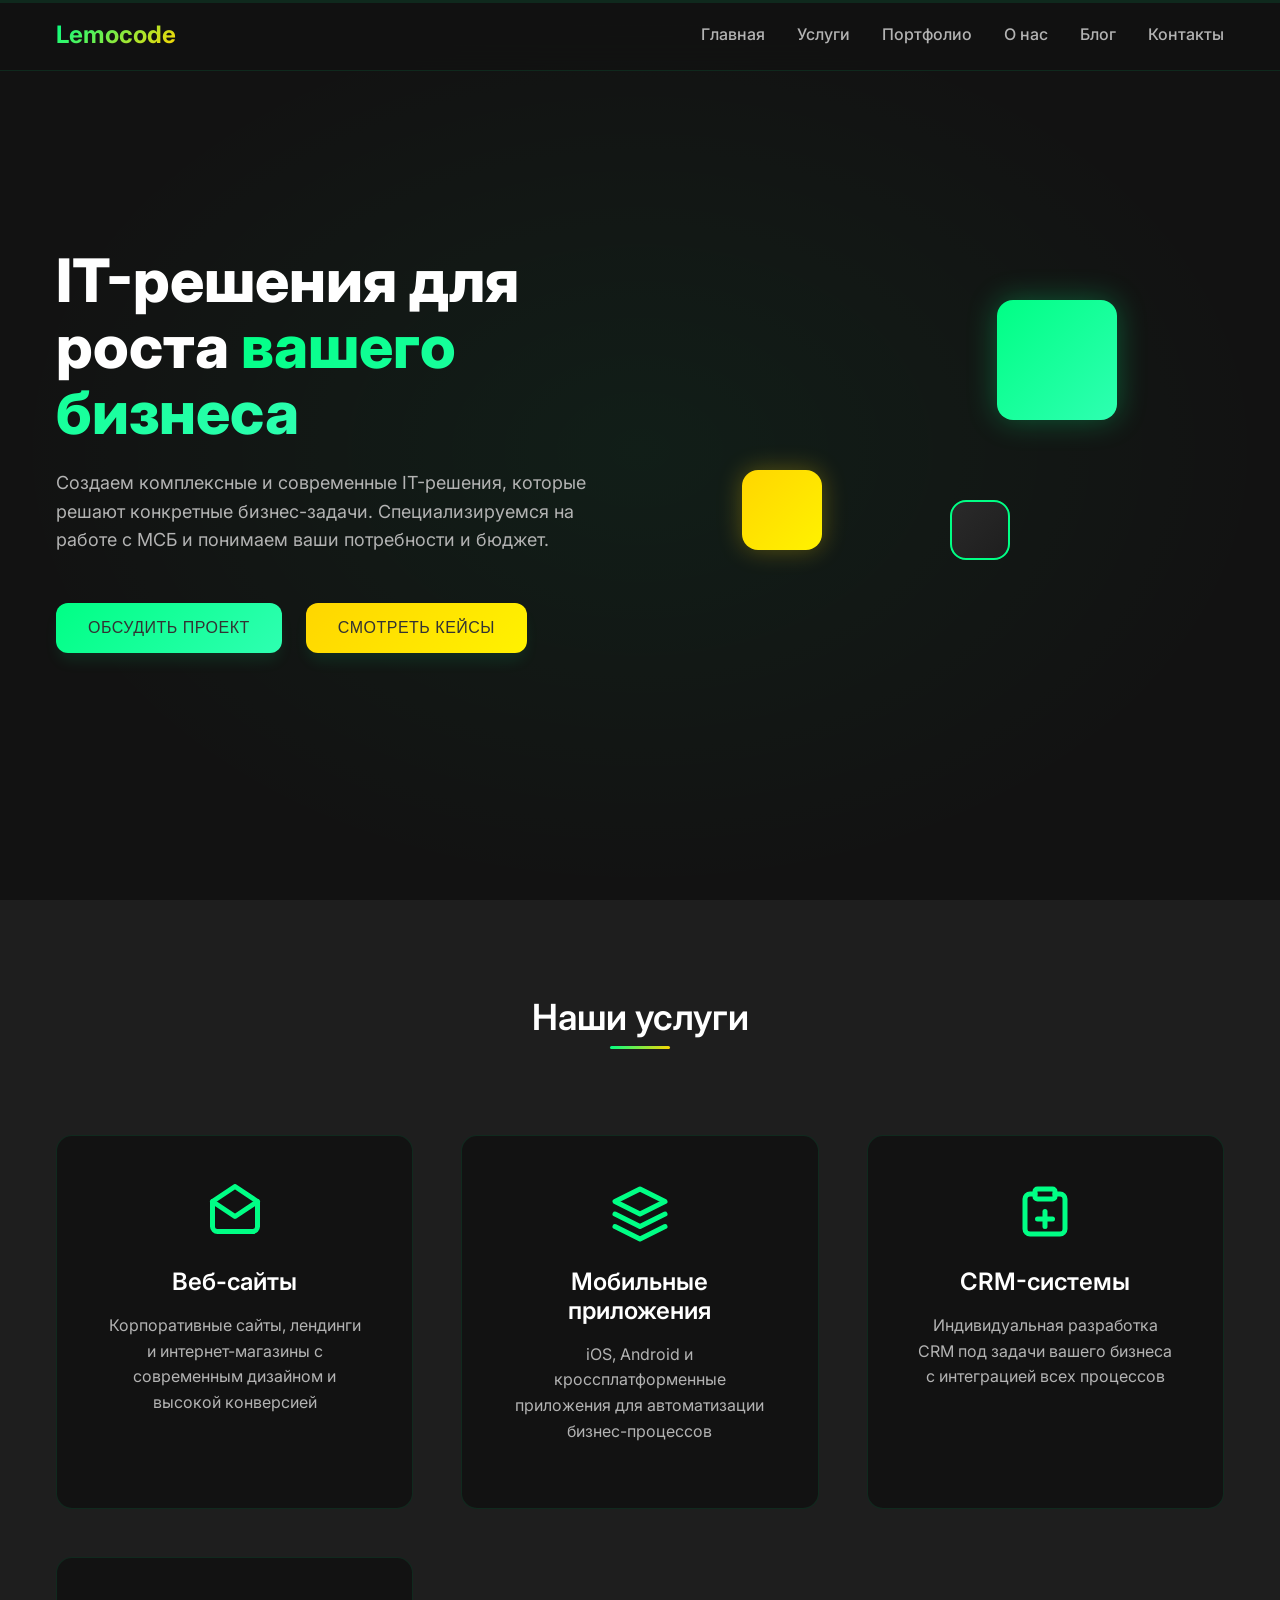
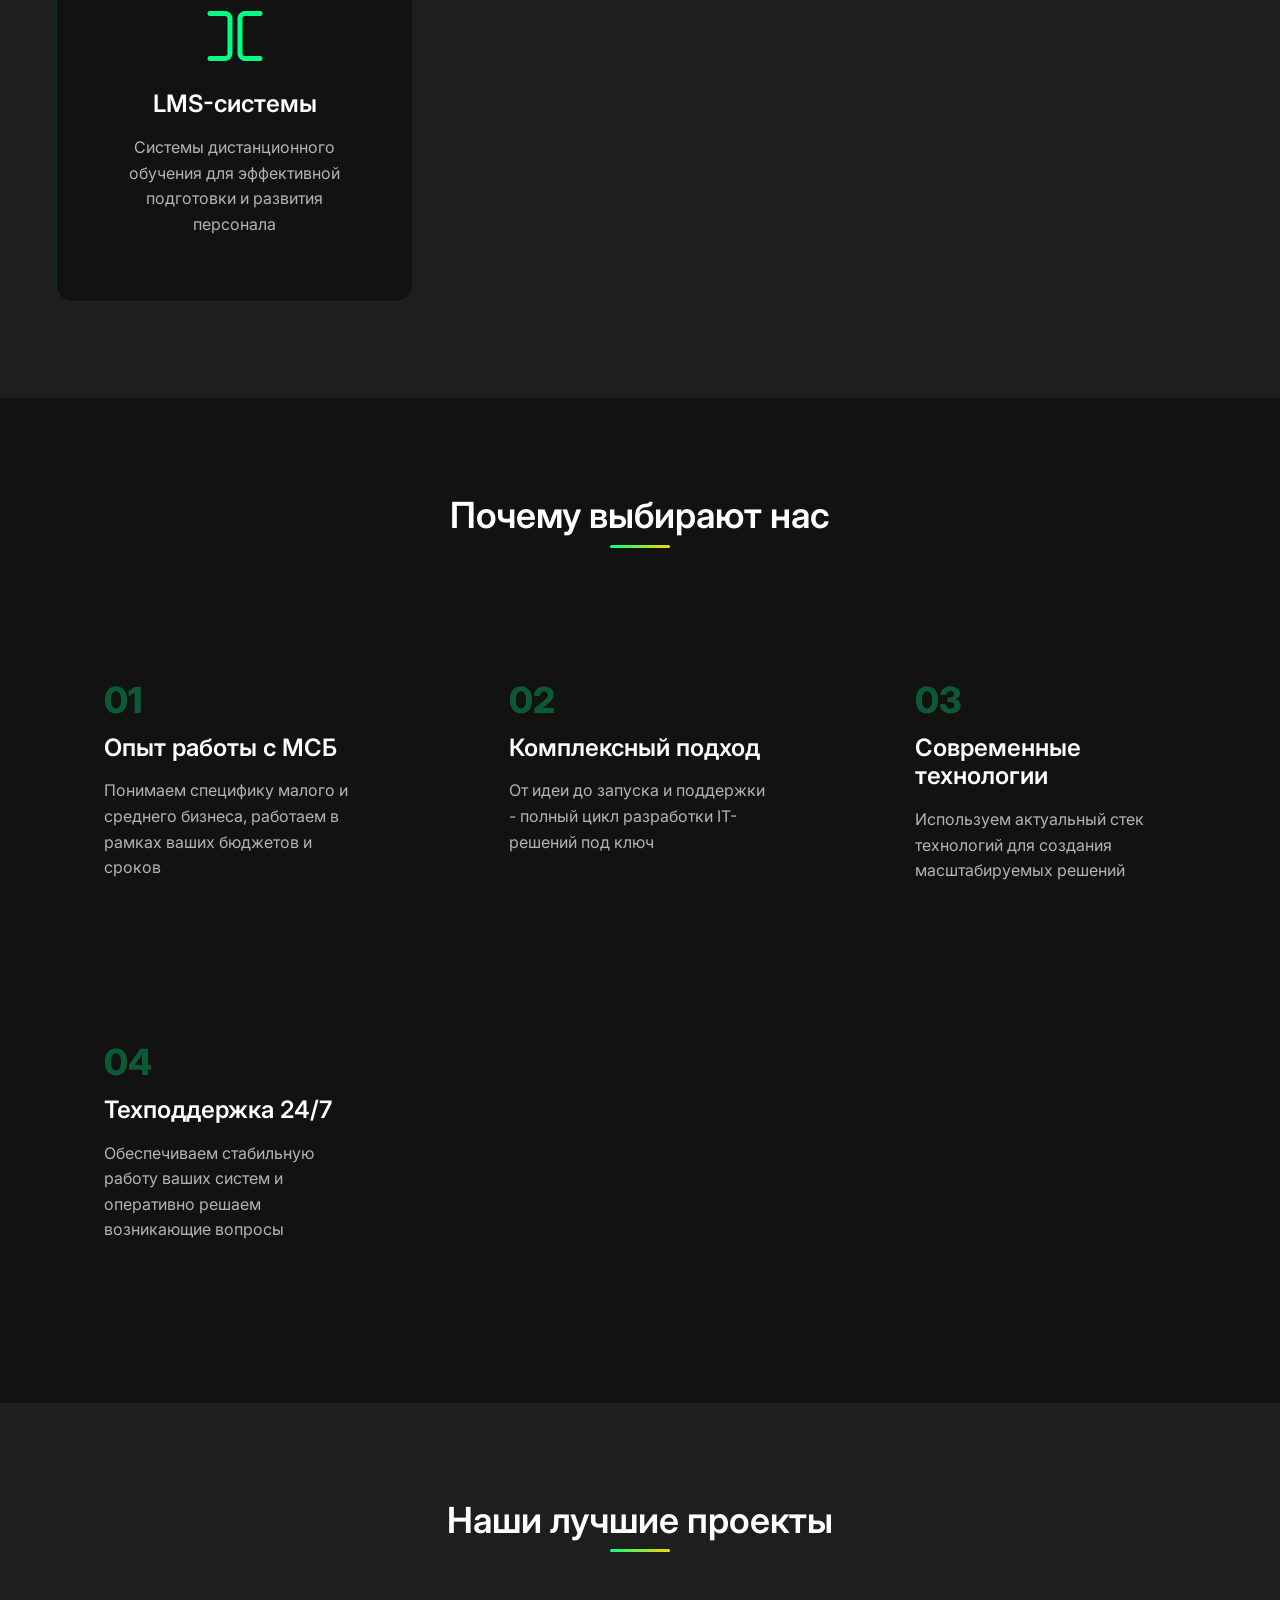
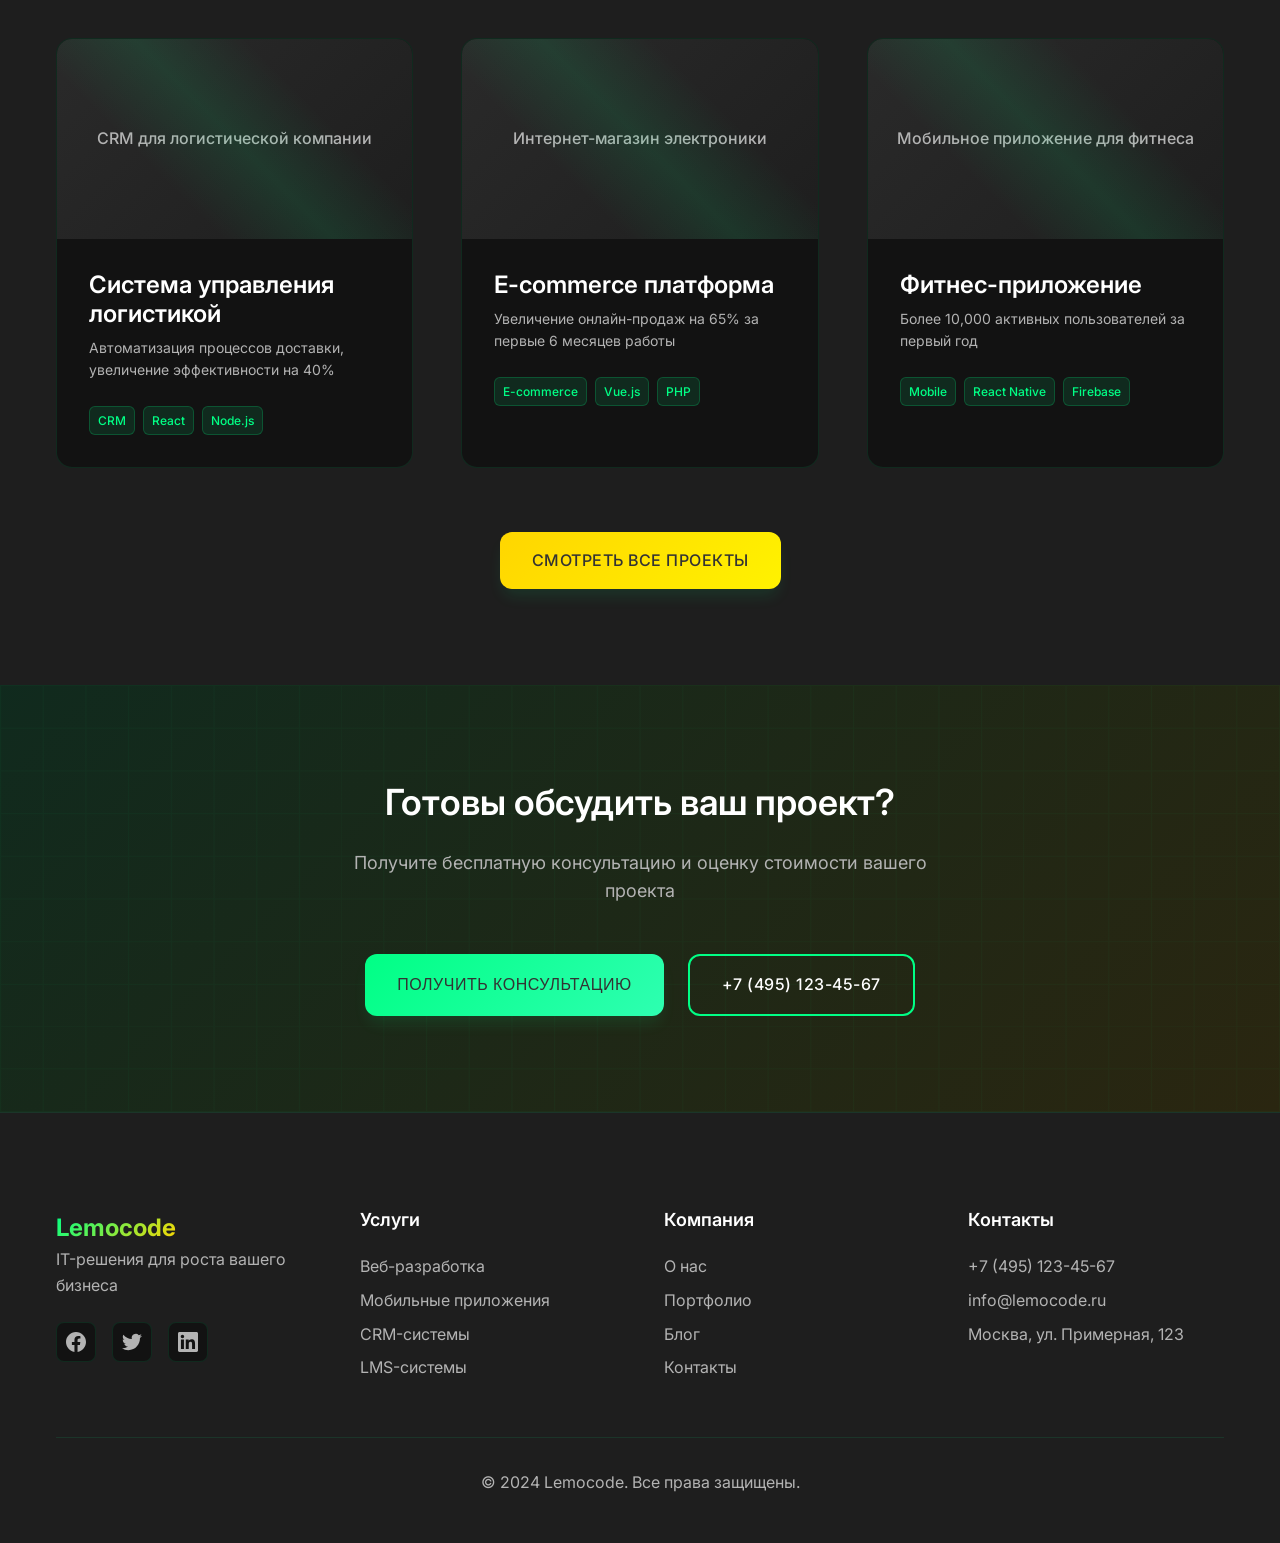
<file: index.html>
<!DOCTYPE html>
<html lang="ru">
<head>
    <meta charset="UTF-8">
    <meta name="viewport" content="width=device-width, initial-scale=1.0">
    <title>Lemocode - IT-решения для роста вашего бизнеса</title>
    <link rel="stylesheet" href="styles/main.css">
    <link rel="preconnect" href="https://fonts.googleapis.com">
    <link rel="preconnect" href="https://fonts.gstatic.com" crossorigin>
    <link href="https://fonts.googleapis.com/css2?family=Inter:wght@300;400;500;600;700&display=swap" rel="stylesheet">
</head>
<body>
    <header class="header">
        <nav class="nav">
            <div class="nav__container">
                <div class="nav__logo">
                    <span class="logo-text">Lemocode</span>
                </div>
                <ul class="nav__menu">
                    <li><a href="#home" class="nav__link">Главная</a></li>
                    <li><a href="services.html" class="nav__link">Услуги</a></li>
                    <li><a href="portfolio.html" class="nav__link">Портфолио</a></li>
                    <li><a href="about.html" class="nav__link">О нас</a></li>
                    <li><a href="blog.html" class="nav__link">Блог</a></li>
                    <li><a href="contacts.html" class="nav__link">Контакты</a></li>
                </ul>
                <button class="nav__toggle">
                    <span></span>
                    <span></span>
                    <span></span>
                </button>
            </div>
        </nav>
    </header>

    <main>
        <!-- Hero Section -->
        <section id="home" class="hero">
            <div class="hero__container">
                <div class="hero__content">
                    <h1 class="hero__title">
                        IT-решения для роста 
                        <span class="accent-text">вашего бизнеса</span>
                    </h1>
                    <p class="hero__subtitle">
                        Создаем комплексные и современные IT-решения, которые решают конкретные бизнес-задачи. 
                        Специализируемся на работе с МСБ и понимаем ваши потребности и бюджет.
                    </p>
                    <div class="hero__buttons">
                        <button class="btn btn--primary">Обсудить проект</button>
                        <button class="btn btn--secondary">Смотреть кейсы</button>
                    </div>
                </div>
                <div class="hero__visual">
                    <div class="hero__animation">
                        <div class="floating-element floating-element--1"></div>
                        <div class="floating-element floating-element--2"></div>
                        <div class="floating-element floating-element--3"></div>
                    </div>
                </div>
            </div>
        </section>

        <!-- Services Overview -->
        <section class="services-preview">
            <div class="container">
                <h2 class="section__title">Наши услуги</h2>
                <div class="services-grid">
                    <div class="service-card" data-aos="fade-up" data-aos-delay="100">
                        <div class="service-card__icon">
                            <svg viewBox="0 0 24 24" fill="none" xmlns="http://www.w3.org/2000/svg">
                                <path d="M3 7V17C3 18.1046 3.89543 19 5 19H19C20.1046 19 21 18.1046 21 17V7M3 7L12 13L21 7M3 7L12 1L21 7" stroke="currentColor" stroke-width="2" stroke-linecap="round" stroke-linejoin="round"/>
                            </svg>
                        </div>
                        <h3 class="service-card__title">Веб-сайты</h3>
                        <p class="service-card__description">
                            Корпоративные сайты, лендинги и интернет-магазины с современным дизайном и высокой конверсией
                        </p>
                    </div>
                    
                    <div class="service-card" data-aos="fade-up" data-aos-delay="200">
                        <div class="service-card__icon">
                            <svg viewBox="0 0 24 24" fill="none" xmlns="http://www.w3.org/2000/svg">
                                <path d="M12 2L2 7L12 12L22 7L12 2Z" stroke="currentColor" stroke-width="2" stroke-linecap="round" stroke-linejoin="round"/>
                                <path d="M2 17L12 22L22 17" stroke="currentColor" stroke-width="2" stroke-linecap="round" stroke-linejoin="round"/>
                                <path d="M2 12L12 17L22 12" stroke="currentColor" stroke-width="2" stroke-linecap="round" stroke-linejoin="round"/>
                            </svg>
                        </div>
                        <h3 class="service-card__title">Мобильные приложения</h3>
                        <p class="service-card__description">
                            iOS, Android и кроссплатформенные приложения для автоматизации бизнес-процессов
                        </p>
                    </div>
                    
                    <div class="service-card" data-aos="fade-up" data-aos-delay="300">
                        <div class="service-card__icon">
                            <svg viewBox="0 0 24 24" fill="none" xmlns="http://www.w3.org/2000/svg">
                                <path d="M16 4H18C19.1046 4 20 4.89543 20 6V18C20 19.1046 19.1046 20 18 20H6C4.89543 20 4 19.1046 4 18V6C4 4.89543 4.89543 4 6 4H8" stroke="currentColor" stroke-width="2" stroke-linecap="round" stroke-linejoin="round"/>
                                <path d="M15 2H9C8.44772 2 8 2.44772 8 3V5C8 5.55228 8.44772 6 9 6H15C15.5523 6 16 5.55228 16 5V3C16 2.44772 15.5523 2 15 2Z" stroke="currentColor" stroke-width="2" stroke-linecap="round" stroke-linejoin="round"/>
                                <path d="M12 11L12 17" stroke="currentColor" stroke-width="2" stroke-linecap="round" stroke-linejoin="round"/>
                                <path d="M9 14L15 14" stroke="currentColor" stroke-width="2" stroke-linecap="round" stroke-linejoin="round"/>
                            </svg>
                        </div>
                        <h3 class="service-card__title">CRM-системы</h3>
                        <p class="service-card__description">
                            Индивидуальная разработка CRM под задачи вашего бизнеса с интеграцией всех процессов
                        </p>
                    </div>
                    
                    <div class="service-card" data-aos="fade-up" data-aos-delay="400">
                        <div class="service-card__icon">
                            <svg viewBox="0 0 24 24" fill="none" xmlns="http://www.w3.org/2000/svg">
                                <path d="M2 3H8C9.1046 3 10 3.89543 10 5V19C10 20.1046 9.1046 21 8 21H2" stroke="currentColor" stroke-width="2" stroke-linecap="round" stroke-linejoin="round"/>
                                <path d="M22 3H16C14.8954 3 14 3.89543 14 5V19C14 20.1046 14.8954 21 16 21H22" stroke="currentColor" stroke-width="2" stroke-linecap="round" stroke-linejoin="round"/>
                            </svg>
                        </div>
                        <h3 class="service-card__title">LMS-системы</h3>
                        <p class="service-card__description">
                            Системы дистанционного обучения для эффективной подготовки и развития персонала
                        </p>
                    </div>
                </div>
            </div>
        </section>

        <!-- Advantages -->
        <section class="advantages">
            <div class="container">
                <h2 class="section__title">Почему выбирают нас</h2>
                <div class="advantages-grid">
                    <div class="advantage-item" data-aos="fade-right" data-aos-delay="100">
                        <div class="advantage-item__number">01</div>
                        <h3 class="advantage-item__title">Опыт работы с МСБ</h3>
                        <p class="advantage-item__description">
                            Понимаем специфику малого и среднего бизнеса, работаем в рамках ваших бюджетов и сроков
                        </p>
                    </div>
                    
                    <div class="advantage-item" data-aos="fade-right" data-aos-delay="200">
                        <div class="advantage-item__number">02</div>
                        <h3 class="advantage-item__title">Комплексный подход</h3>
                        <p class="advantage-item__description">
                            От идеи до запуска и поддержки - полный цикл разработки IT-решений под ключ
                        </p>
                    </div>
                    
                    <div class="advantage-item" data-aos="fade-right" data-aos-delay="300">
                        <div class="advantage-item__number">03</div>
                        <h3 class="advantage-item__title">Современные технологии</h3>
                        <p class="advantage-item__description">
                            Используем актуальный стек технологий для создания масштабируемых решений
                        </p>
                    </div>
                    
                    <div class="advantage-item" data-aos="fade-right" data-aos-delay="400">
                        <div class="advantage-item__number">04</div>
                        <h3 class="advantage-item__title">Техподдержка 24/7</h3>
                        <p class="advantage-item__description">
                            Обеспечиваем стабильную работу ваших систем и оперативно решаем возникающие вопросы
                        </p>
                    </div>
                </div>
            </div>
        </section>

        <!-- Portfolio Preview -->
        <section class="portfolio-preview">
            <div class="container">
                <h2 class="section__title">Наши лучшие проекты</h2>
                <div class="portfolio-grid">
                    <div class="portfolio-card" data-aos="fade-up" data-aos-delay="100">
                        <div class="portfolio-card__image">
                            <div class="portfolio-placeholder">
                                <span>CRM для логистической компании</span>
                            </div>
                        </div>
                        <div class="portfolio-card__content">
                            <h3 class="portfolio-card__title">Система управления логистикой</h3>
                            <p class="portfolio-card__description">
                                Автоматизация процессов доставки, увеличение эффективности на 40%
                            </p>
                            <div class="portfolio-card__tags">
                                <span class="tag">CRM</span>
                                <span class="tag">React</span>
                                <span class="tag">Node.js</span>
                            </div>
                        </div>
                    </div>
                    
                    <div class="portfolio-card" data-aos="fade-up" data-aos-delay="200">
                        <div class="portfolio-card__image">
                            <div class="portfolio-placeholder">
                                <span>Интернет-магазин электроники</span>
                            </div>
                        </div>
                        <div class="portfolio-card__content">
                            <h3 class="portfolio-card__title">E-commerce платформа</h3>
                            <p class="portfolio-card__description">
                                Увеличение онлайн-продаж на 65% за первые 6 месяцев работы
                            </p>
                            <div class="portfolio-card__tags">
                                <span class="tag">E-commerce</span>
                                <span class="tag">Vue.js</span>
                                <span class="tag">PHP</span>
                            </div>
                        </div>
                    </div>
                    
                    <div class="portfolio-card" data-aos="fade-up" data-aos-delay="300">
                        <div class="portfolio-card__image">
                            <div class="portfolio-placeholder">
                                <span>Мобильное приложение для фитнеса</span>
                            </div>
                        </div>
                        <div class="portfolio-card__content">
                            <h3 class="portfolio-card__title">Фитнес-приложение</h3>
                            <p class="portfolio-card__description">
                                Более 10,000 активных пользователей за первый год
                            </p>
                            <div class="portfolio-card__tags">
                                <span class="tag">Mobile</span>
                                <span class="tag">React Native</span>
                                <span class="tag">Firebase</span>
                            </div>
                        </div>
                    </div>
                </div>
                <div class="portfolio-preview__cta">
                    <a href="portfolio.html" class="btn btn--secondary">Смотреть все проекты</a>
                </div>
            </div>
        </section>

        <!-- CTA Section -->
        <section class="cta">
            <div class="container">
                <div class="cta__content">
                    <h2 class="cta__title">Готовы обсудить ваш проект?</h2>
                    <p class="cta__description">
                        Получите бесплатную консультацию и оценку стоимости вашего проекта
                    </p>
                    <div class="cta__buttons">
                        <button class="btn btn--primary" onclick="openContactForm()">Получить консультацию</button>
                        <a href="tel:+74951234567" class="btn btn--outline">+7 (495) 123-45-67</a>
                    </div>
                </div>
            </div>
        </section>
    </main>

    <footer class="footer">
        <div class="container">
            <div class="footer__content">
                <div class="footer__section">
                    <div class="footer__logo">
                        <span class="logo-text">Lemocode</span>
                    </div>
                    <p class="footer__description">
                        IT-решения для роста вашего бизнеса
                    </p>
                    <div class="footer__social">
                        <a href="#" class="social-link">
                            <svg viewBox="0 0 24 24" fill="currentColor">
                                <path d="M24 12.073c0-6.627-5.373-12-12-12s-12 5.373-12 12c0 5.99 4.388 10.954 10.125 11.854v-8.385H7.078v-3.47h3.047V9.43c0-3.007 1.792-4.669 4.533-4.669 1.312 0 2.686.235 2.686.235v2.953H15.83c-1.491 0-1.956.925-1.956 1.874v2.25h3.328l-.532 3.47h-2.796v8.385C19.612 23.027 24 18.062 24 12.073z"/>
                            </svg>
                        </a>
                        <a href="#" class="social-link">
                            <svg viewBox="0 0 24 24" fill="currentColor">
                                <path d="M23.953 4.57a10 10 0 01-2.825.775 4.958 4.958 0 002.163-2.723c-.951.555-2.005.959-3.127 1.184a4.92 4.92 0 00-8.384 4.482C7.69 8.095 4.067 6.13 1.64 3.162a4.822 4.822 0 00-.666 2.475c0 1.71.87 3.213 2.188 4.096a4.904 4.904 0 01-2.228-.616v.06a4.923 4.923 0 003.946 4.827 4.996 4.996 0 01-2.212.085 4.936 4.936 0 004.604 3.417 9.867 9.867 0 01-6.102 2.105c-.39 0-.779-.023-1.17-.067a13.995 13.995 0 007.557 2.209c9.053 0 13.998-7.496 13.998-13.985 0-.21 0-.42-.015-.63A9.935 9.935 0 0024 4.59z"/>
                            </svg>
                        </a>
                        <a href="#" class="social-link">
                            <svg viewBox="0 0 24 24" fill="currentColor">
                                <path d="M20.447 20.452h-3.554v-5.569c0-1.328-.027-3.037-1.852-3.037-1.853 0-2.136 1.445-2.136 2.939v5.667H9.351V9h3.414v1.561h.046c.477-.9 1.637-1.85 3.37-1.85 3.601 0 4.267 2.37 4.267 5.455v6.286zM5.337 7.433c-1.144 0-2.063-.926-2.063-2.065 0-1.138.92-2.063 2.063-2.063 1.14 0 2.064.925 2.064 2.063 0 1.139-.925 2.065-2.064 2.065zm1.782 13.019H3.555V9h3.564v11.452zM22.225 0H1.771C.792 0 0 .774 0 1.729v20.542C0 23.227.792 24 1.771 24h20.451C23.2 24 24 23.227 24 22.271V1.729C24 .774 23.2 0 22.222 0h.003z"/>
                            </svg>
                        </a>
                    </div>
                </div>
                
                <div class="footer__section">
                    <h3 class="footer__title">Услуги</h3>
                    <ul class="footer__links">
                        <li><a href="services.html#web">Веб-разработка</a></li>
                        <li><a href="services.html#mobile">Мобильные приложения</a></li>
                        <li><a href="services.html#crm">CRM-системы</a></li>
                        <li><a href="services.html#lms">LMS-системы</a></li>
                    </ul>
                </div>
                
                <div class="footer__section">
                    <h3 class="footer__title">Компания</h3>
                    <ul class="footer__links">
                        <li><a href="about.html">О нас</a></li>
                        <li><a href="portfolio.html">Портфолио</a></li>
                        <li><a href="blog.html">Блог</a></li>
                        <li><a href="contacts.html">Контакты</a></li>
                    </ul>
                </div>
                
                <div class="footer__section">
                    <h3 class="footer__title">Контакты</h3>
                    <div class="footer__contact">
                        <p>+7 (495) 123-45-67</p>
                        <p>info@lemocode.ru</p>
                        <p>Москва, ул. Примерная, 123</p>
                    </div>
                </div>
            </div>
            
            <div class="footer__bottom">
                <p>&copy; 2024 Lemocode. Все права защищены.</p>
            </div>
        </div>
    </footer>

    <!-- Contact Modal -->
    <div id="contactModal" class="modal">
        <div class="modal__content">
            <span class="modal__close">&times;</span>
            <h2>Обсудить проект</h2>
            <form class="contact-form">
                <div class="form-group">
                    <input type="text" name="name" placeholder="Ваше имя" required>
                </div>
                <div class="form-group">
                    <input type="email" name="email" placeholder="Email" required>
                </div>
                <div class="form-group">
                    <input type="tel" name="phone" placeholder="Телефон">
                </div>
                <div class="form-group">
                    <textarea name="message" placeholder="Расскажите о вашем проекте" rows="5"></textarea>
                </div>
                <button type="submit" class="btn btn--primary">Отправить заявку</button>
            </form>
        </div>
    </div>

    <script src="js/main.js"></script>
</body>
</html>
</file>
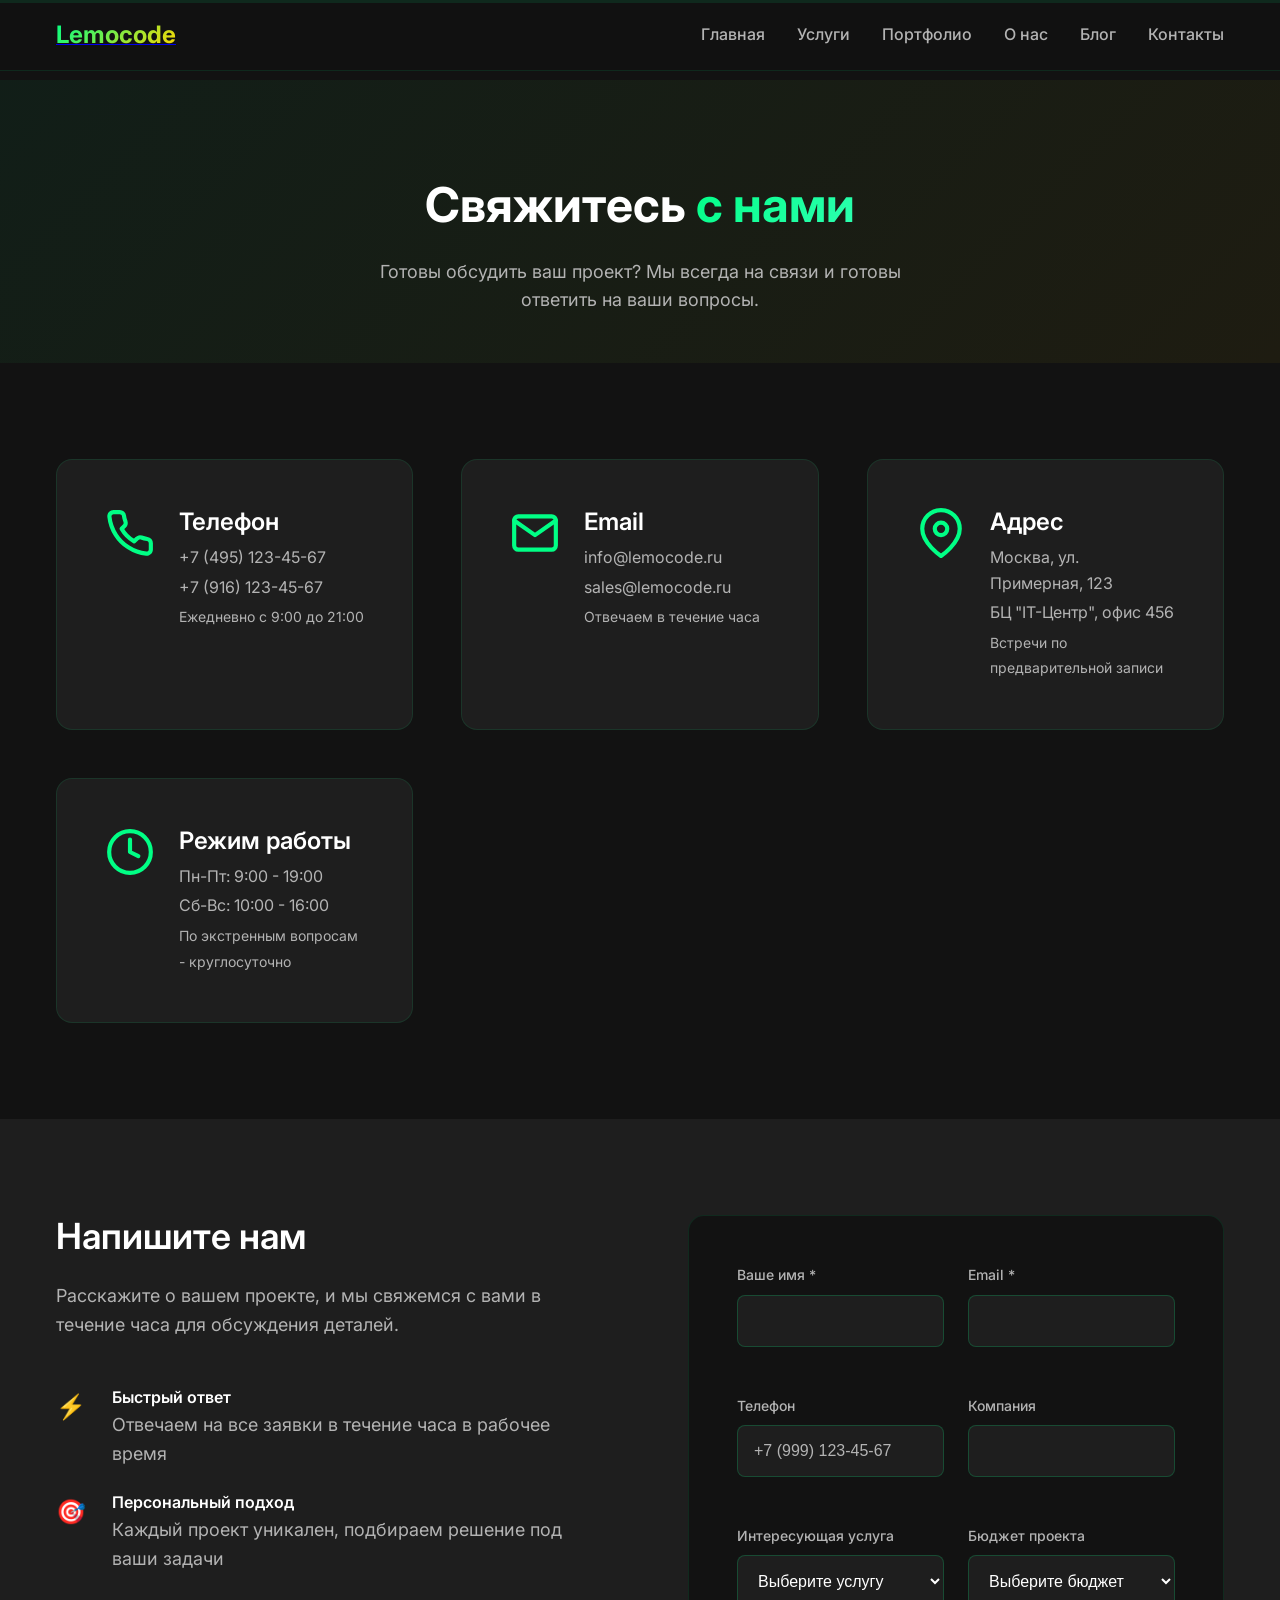
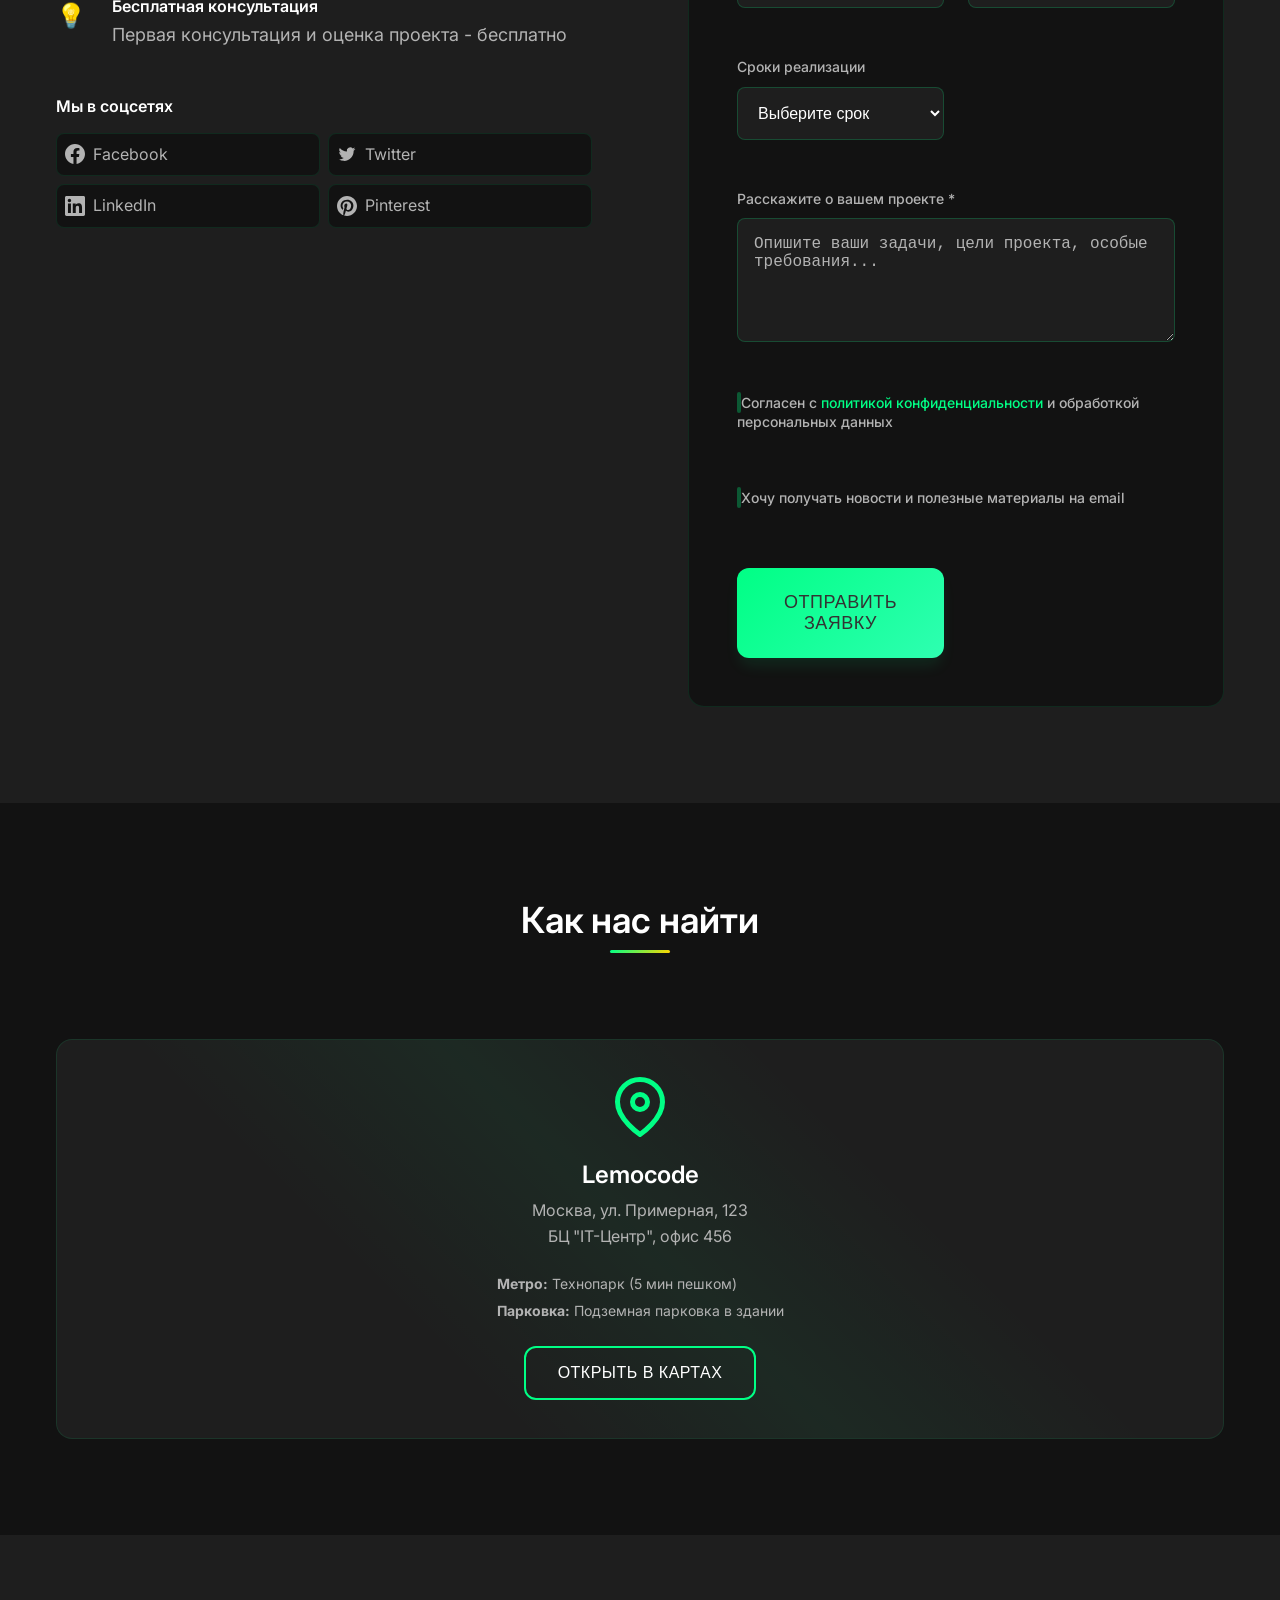
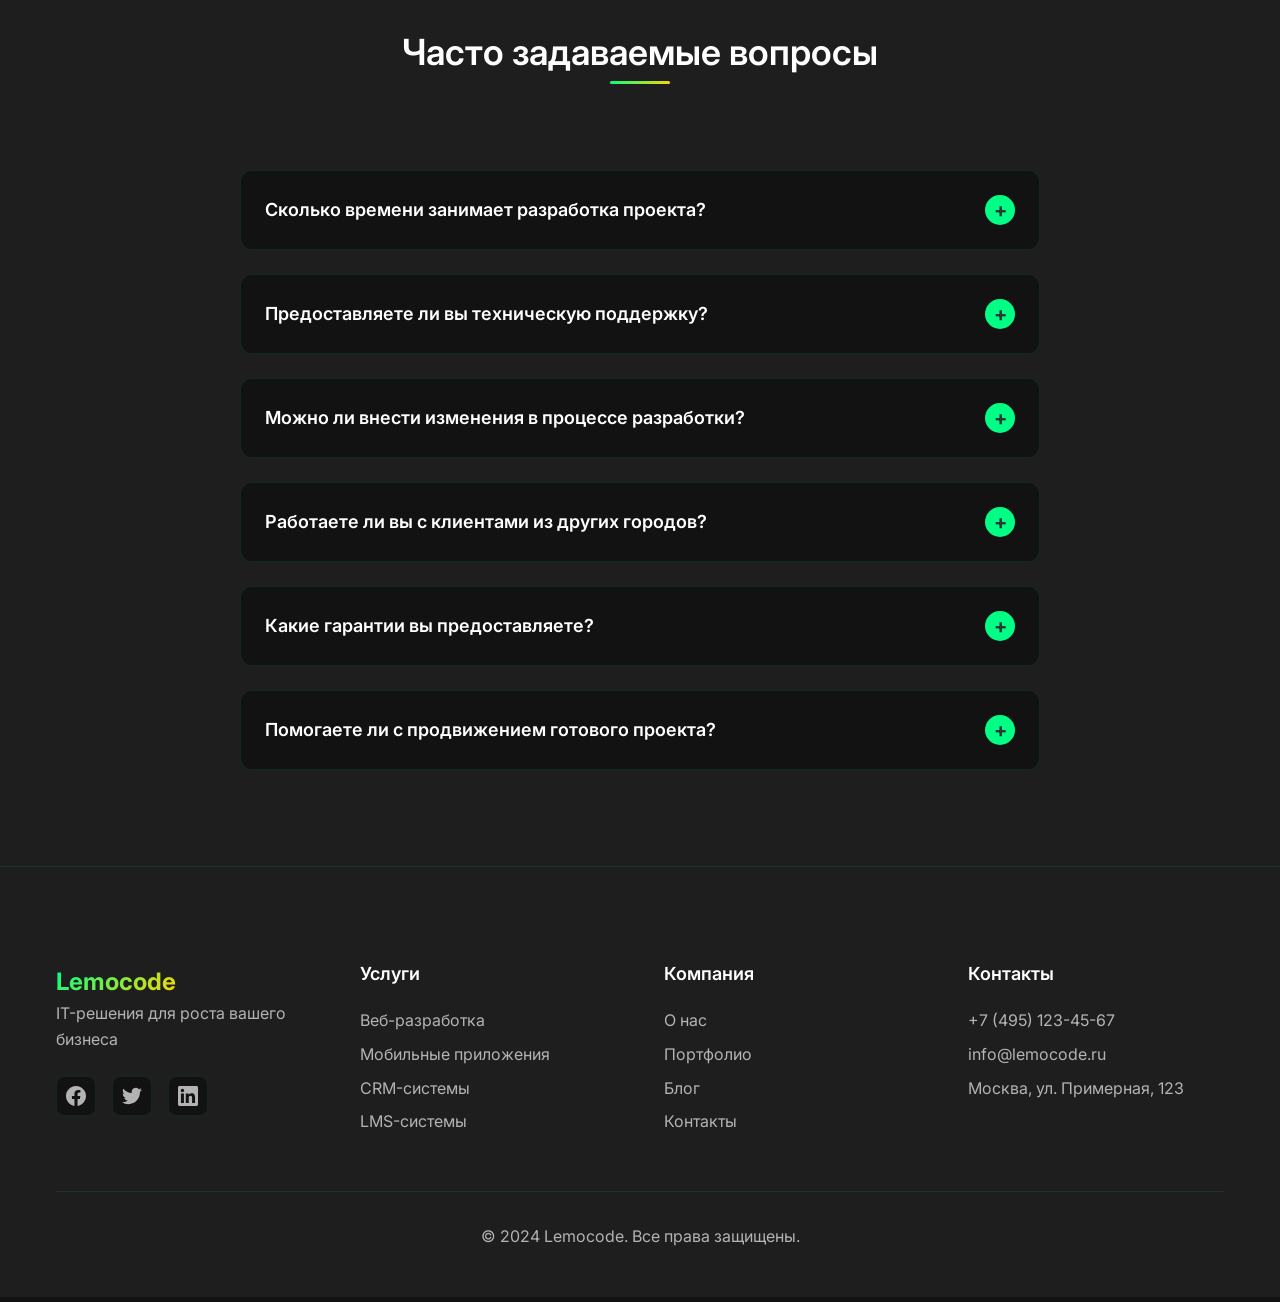
<file: contacts.html>
<!DOCTYPE html>
<html lang="ru">
<head>
    <meta charset="UTF-8">
    <meta name="viewport" content="width=device-width, initial-scale=1.0">
    <title>Контакты - Lemocode | Свяжитесь с нами</title>
    <link rel="stylesheet" href="styles/main.css">
    <link rel="preconnect" href="https://fonts.googleapis.com">
    <link rel="preconnect" href="https://fonts.gstatic.com" crossorigin>
    <link href="https://fonts.googleapis.com/css2?family=Inter:wght@300;400;500;600;700&display=swap" rel="stylesheet">
</head>
<body>
    <header class="header">
        <nav class="nav">
            <div class="nav__container">
                <div class="nav__logo">
                    <a href="index.html"><span class="logo-text">Lemocode</span></a>
                </div>
                <ul class="nav__menu">
                    <li><a href="index.html" class="nav__link">Главная</a></li>
                    <li><a href="services.html" class="nav__link">Услуги</a></li>
                    <li><a href="portfolio.html" class="nav__link">Портфолио</a></li>
                    <li><a href="about.html" class="nav__link">О нас</a></li>
                    <li><a href="blog.html" class="nav__link">Блог</a></li>
                    <li><a href="contacts.html" class="nav__link nav__link--active">Контакты</a></li>
                </ul>
                <button class="nav__toggle">
                    <span></span>
                    <span></span>
                    <span></span>
                </button>
            </div>
        </nav>
    </header>

    <main>
        <!-- Hero Section -->
        <section class="contacts-hero">
            <div class="container">
                <div class="contacts-hero__content">
                    <h1 class="contacts-hero__title">
                        Свяжитесь <span class="accent-text">с нами</span>
                    </h1>
                    <p class="contacts-hero__subtitle">
                        Готовы обсудить ваш проект? Мы всегда на связи и готовы ответить на ваши вопросы.
                    </p>
                </div>
            </div>
        </section>

        <!-- Contact Information -->
        <section class="contact-info">
            <div class="container">
                <div class="contact-info__grid">
                    <div class="contact-card" data-aos="fade-up" data-aos-delay="100">
                        <div class="contact-card__icon">
                            <svg viewBox="0 0 24 24" fill="none" xmlns="http://www.w3.org/2000/svg">
                                <path d="M22 16.92V19.92C22.0011 20.1985 21.9441 20.4742 21.8325 20.7293C21.7209 20.9845 21.5573 21.2136 21.3521 21.4019C21.1468 21.5901 20.9046 21.7335 20.6407 21.8227C20.3769 21.9119 20.0974 21.9451 19.82 21.92C16.7428 21.5856 13.787 20.5341 11.19 18.85C8.77382 17.3147 6.72533 15.2662 5.18999 12.85C3.49997 10.2412 2.44824 7.27099 2.11999 4.18C2.095 3.90347 2.12787 3.62476 2.21649 3.36162C2.30512 3.09849 2.44756 2.85669 2.63476 2.65162C2.82196 2.44655 3.0498 2.28271 3.30379 2.17052C3.55777 2.05833 3.83233 2.00026 4.10999 2H7.10999C7.59531 1.99522 8.06648 2.16708 8.43498 2.48353C8.80348 2.79999 9.04687 3.23945 9.10999 3.72C9.22832 4.68007 9.47138 5.62273 9.82999 6.53C9.95572 6.88792 9.97573 7.27691 9.8869 7.64636C9.79807 8.01581 9.60478 8.35071 9.32999 8.61L7.96999 9.97C9.40367 12.4943 11.5057 14.5963 14.03 16.03L15.39 14.67C15.6393 14.3952 15.9742 14.2019 16.3436 14.1131C16.7131 14.0242 17.1021 14.0443 17.46 14.17C18.3673 14.5286 19.3099 14.7717 20.27 14.89C20.7555 14.9549 21.1981 15.2010 21.5163 15.5743C21.8345 15.9476 22.0081 16.4207 22 16.92Z" stroke="currentColor" stroke-width="2" stroke-linecap="round" stroke-linejoin="round"/>
                            </svg>
                        </div>
                        <div class="contact-card__content">
                            <h3>Телефон</h3>
                            <p><a href="tel:+74951234567">+7 (495) 123-45-67</a></p>
                            <p><a href="tel:+79161234567">+7 (916) 123-45-67</a></p>
                            <small>Ежедневно с 9:00 до 21:00</small>
                        </div>
                    </div>

                    <div class="contact-card" data-aos="fade-up" data-aos-delay="200">
                        <div class="contact-card__icon">
                            <svg viewBox="0 0 24 24" fill="none" xmlns="http://www.w3.org/2000/svg">
                                <path d="M4 4H20C21.1 4 22 4.9 22 6V18C22 19.1 21.1 20 20 20H4C2.9 20 2 19.1 2 18V6C2 4.9 2.9 4 4 4Z" stroke="currentColor" stroke-width="2" stroke-linecap="round" stroke-linejoin="round"/>
                                <polyline points="22,6 12,13 2,6" stroke="currentColor" stroke-width="2" stroke-linecap="round" stroke-linejoin="round"/>
                            </svg>
                        </div>
                        <div class="contact-card__content">
                            <h3>Email</h3>
                            <p><a href="mailto:info@lemocode.ru">info@lemocode.ru</a></p>
                            <p><a href="mailto:sales@lemocode.ru">sales@lemocode.ru</a></p>
                            <small>Отвечаем в течение часа</small>
                        </div>
                    </div>

                    <div class="contact-card" data-aos="fade-up" data-aos-delay="300">
                        <div class="contact-card__icon">
                            <svg viewBox="0 0 24 24" fill="none" xmlns="http://www.w3.org/2000/svg">
                                <path d="M21 10C21 17 12 23 12 23S3 17 3 10C3 7.61305 3.94821 5.32387 5.63604 3.63604C7.32387 1.94821 9.61305 1 12 1C14.3869 1 16.6761 1.94821 18.364 3.63604C20.0518 5.32387 21 7.61305 21 10Z" stroke="currentColor" stroke-width="2" stroke-linecap="round" stroke-linejoin="round"/>
                                <circle cx="12" cy="10" r="3" stroke="currentColor" stroke-width="2" stroke-linecap="round" stroke-linejoin="round"/>
                            </svg>
                        </div>
                        <div class="contact-card__content">
                            <h3>Адрес</h3>
                            <p>Москва, ул. Примерная, 123</p>
                            <p>БЦ "IT-Центр", офис 456</p>
                            <small>Встречи по предварительной записи</small>
                        </div>
                    </div>

                    <div class="contact-card" data-aos="fade-up" data-aos-delay="400">
                        <div class="contact-card__icon">
                            <svg viewBox="0 0 24 24" fill="none" xmlns="http://www.w3.org/2000/svg">
                                <circle cx="12" cy="12" r="10" stroke="currentColor" stroke-width="2"/>
                                <polyline points="12,6 12,12 16,14" stroke="currentColor" stroke-width="2" stroke-linecap="round" stroke-linejoin="round"/>
                            </svg>
                        </div>
                        <div class="contact-card__content">
                            <h3>Режим работы</h3>
                            <p>Пн-Пт: 9:00 - 19:00</p>
                            <p>Сб-Вс: 10:00 - 16:00</p>
                            <small>По экстренным вопросам - круглосуточно</small>
                        </div>
                    </div>
                </div>
            </div>
        </section>

        <!-- Contact Form -->
        <section class="contact-form-section">
            <div class="container">
                <div class="contact-form-wrapper">
                    <div class="contact-form-info">
                        <h2>Напишите нам</h2>
                        <p>Расскажите о вашем проекте, и мы свяжемся с вами в течение часа для обсуждения деталей.</p>
                        
                        <div class="contact-benefits">
                            <div class="benefit-item">
                                <div class="benefit-icon">⚡</div>
                                <div class="benefit-text">
                                    <h4>Быстрый ответ</h4>
                                    <p>Отвечаем на все заявки в течение часа в рабочее время</p>
                                </div>
                            </div>
                            
                            <div class="benefit-item">
                                <div class="benefit-icon">🎯</div>
                                <div class="benefit-text">
                                    <h4>Персональный подход</h4>
                                    <p>Каждый проект уникален, подбираем решение под ваши задачи</p>
                                </div>
                            </div>
                            
                            <div class="benefit-item">
                                <div class="benefit-icon">💡</div>
                                <div class="benefit-text">
                                    <h4>Бесплатная консультация</h4>
                                    <p>Первая консультация и оценка проекта - бесплатно</p>
                                </div>
                            </div>
                        </div>

                        <div class="social-links">
                            <h4>Мы в соцсетях</h4>
                            <div class="social-grid">
                                <a href="#" class="social-item">
                                    <div class="social-icon">
                                        <svg viewBox="0 0 24 24" fill="currentColor">
                                            <path d="M24 12.073c0-6.627-5.373-12-12-12s-12 5.373-12 12c0 5.99 4.388 10.954 10.125 11.854v-8.385H7.078v-3.47h3.047V9.43c0-3.007 1.792-4.669 4.533-4.669 1.312 0 2.686.235 2.686.235v2.953H15.83c-1.491 0-1.956.925-1.956 1.874v2.25h3.328l-.532 3.47h-2.796v8.385C19.612 23.027 24 18.062 24 12.073z"/>
                                        </svg>
                                    </div>
                                    <span>Facebook</span>
                                </a>
                                
                                <a href="#" class="social-item">
                                    <div class="social-icon">
                                        <svg viewBox="0 0 24 24" fill="currentColor">
                                            <path d="M8.29 20.251c7.547 0 11.675-6.253 11.675-11.675 0-.178 0-.355-.012-.53A8.348 8.348 0 0022 5.92a8.19 8.19 0 01-2.357.646 4.118 4.118 0 001.804-2.27 8.224 8.224 0 01-2.605.996 4.107 4.107 0 00-6.993 3.743 11.65 11.65 0 01-8.457-4.287 4.106 4.106 0 001.27 5.477A4.072 4.072 0 012.8 9.713v.052a4.105 4.105 0 003.292 4.022 4.095 4.095 0 01-1.853.07 4.108 4.108 0 003.834 2.85A8.233 8.233 0 012 18.407a11.616 11.616 0 006.29 1.84"/>
                                        </svg>
                                    </div>
                                    <span>Twitter</span>
                                </a>
                                
                                <a href="#" class="social-item">
                                    <div class="social-icon">
                                        <svg viewBox="0 0 24 24" fill="currentColor">
                                            <path d="M20.447 20.452h-3.554v-5.569c0-1.328-.027-3.037-1.852-3.037-1.853 0-2.136 1.445-2.136 2.939v5.667H9.351V9h3.414v1.561h.046c.477-.9 1.637-1.85 3.37-1.85 3.601 0 4.267 2.37 4.267 5.455v6.286zM5.337 7.433c-1.144 0-2.063-.926-2.063-2.065 0-1.138.92-2.063 2.063-2.063 1.14 0 2.064.925 2.064 2.063 0 1.139-.925 2.065-2.064 2.065zm1.782 13.019H3.555V9h3.564v11.452zM22.225 0H1.771C.792 0 0 .774 0 1.729v20.542C0 23.227.792 24 1.771 24h20.451C23.2 24 24 23.227 24 22.271V1.729C24 .774 23.2 0 22.222 0h.003z"/>
                                        </svg>
                                    </div>
                                    <span>LinkedIn</span>
                                </a>
                                
                                <a href="#" class="social-item">
                                    <div class="social-icon">
                                        <svg viewBox="0 0 24 24" fill="currentColor">
                                            <path d="M12.017 0C5.396 0 .029 5.367.029 11.987c0 5.079 3.158 9.417 7.618 11.174-.105-.949-.199-2.403.041-3.439.219-.937 1.406-5.957 1.406-5.957s-.359-.72-.359-1.781c0-1.663.967-2.911 2.168-2.911 1.024 0 1.518.769 1.518 1.688 0 1.029-.653 2.567-.992 3.992-.285 1.193.6 2.165 1.775 2.165 2.128 0 3.768-2.245 3.768-5.487 0-2.861-2.063-4.869-5.008-4.869-3.41 0-5.409 2.562-5.409 5.199 0 1.033.394 2.143.889 2.741.098.119.112.223.085.345-.09.375-.293 1.199-.334 1.363-.053.225-.172.271-.402.165-1.495-.69-2.433-2.878-2.433-4.646 0-3.776 2.748-7.252 7.92-7.252 4.158 0 7.392 2.967 7.392 6.923 0 4.135-2.607 7.462-6.233 7.462-1.214 0-2.357-.629-2.75-1.378l-.748 2.853c-.271 1.043-1.002 2.35-1.492 3.146C9.57 23.812 10.763 24.009 12.017 24c6.624 0 11.99-5.367 11.99-11.987C24.007 5.367 18.641.001 12.017.001z"/>
                                        </svg>
                                    </div>
                                    <span>Pinterest</span>
                                </a>
                            </div>
                        </div>
                    </div>

                    <div class="contact-form-container">
                        <form class="main-contact-form" id="mainContactForm">
                            <div class="form-group">
                                <label for="name">Ваше имя *</label>
                                <input type="text" id="name" name="name" required>
                            </div>

                            <div class="form-group">
                                <label for="email">Email *</label>
                                <input type="email" id="email" name="email" required>
                            </div>

                            <div class="form-group">
                                <label for="phone">Телефон</label>
                                <input type="tel" id="phone" name="phone" placeholder="+7 (999) 123-45-67">
                            </div>

                            <div class="form-group">
                                <label for="company">Компания</label>
                                <input type="text" id="company" name="company">
                            </div>

                            <div class="form-group">
                                <label for="service">Интересующая услуга</label>
                                <select id="service" name="service">
                                    <option value="">Выберите услугу</option>
                                    <option value="web">Веб-разработка</option>
                                    <option value="mobile">Мобильные приложения</option>
                                    <option value="crm">CRM-системы</option>
                                    <option value="lms">LMS-системы</option>
                                    <option value="consulting">Консультации</option>
                                    <option value="support">Техническая поддержка</option>
                                    <option value="other">Другое</option>
                                </select>
                            </div>

                            <div class="form-group">
                                <label for="budget">Бюджет проекта</label>
                                <select id="budget" name="budget">
                                    <option value="">Выберите бюджет</option>
                                    <option value="50-100">50-100 тыс. руб.</option>
                                    <option value="100-300">100-300 тыс. руб.</option>
                                    <option value="300-500">300-500 тыс. руб.</option>
                                    <option value="500-1000">500 тыс. - 1 млн руб.</option>
                                    <option value="1000+">От 1 млн руб.</option>
                                </select>
                            </div>

                            <div class="form-group">
                                <label for="timeline">Сроки реализации</label>
                                <select id="timeline" name="timeline">
                                    <option value="">Выберите срок</option>
                                    <option value="urgent">Срочно (до 1 месяца)</option>
                                    <option value="fast">Быстро (1-3 месяца)</option>
                                    <option value="normal">Обычно (3-6 месяцев)</option>
                                    <option value="flexible">Гибкие сроки</option>
                                </select>
                            </div>

                            <div class="form-group form-group--full">
                                <label for="message">Расскажите о вашем проекте *</label>
                                <textarea id="message" name="message" rows="5" placeholder="Опишите ваши задачи, цели проекта, особые требования..." required></textarea>
                            </div>

                            <div class="form-group form-group--full">
                                <label class="checkbox-label">
                                    <input type="checkbox" name="privacy" required>
                                    <span class="checkmark"></span>
                                    Согласен с <a href="#" target="_blank">политикой конфиденциальности</a> и обработкой персональных данных
                                </label>
                            </div>

                            <div class="form-group form-group--full">
                                <label class="checkbox-label">
                                    <input type="checkbox" name="newsletter">
                                    <span class="checkmark"></span>
                                    Хочу получать новости и полезные материалы на email
                                </label>
                            </div>

                            <button type="submit" class="btn btn--primary btn--large">
                                Отправить заявку
                            </button>
                        </form>
                    </div>
                </div>
            </div>
        </section>

        <!-- Map Section -->
        <section class="map-section">
            <div class="container">
                <h2 class="section__title">Как нас найти</h2>
                <div class="map-container">
                    <div class="map-placeholder">
                        <div class="map-content">
                            <div class="map-icon">
                                <svg viewBox="0 0 24 24" fill="none" xmlns="http://www.w3.org/2000/svg">
                                    <path d="M21 10C21 17 12 23 12 23S3 17 3 10C3 7.61305 3.94821 5.32387 5.63604 3.63604C7.32387 1.94821 9.61305 1 12 1C14.3869 1 16.6761 1.94821 18.364 3.63604C20.0518 5.32387 21 7.61305 21 10Z" stroke="currentColor" stroke-width="2"/>
                                    <circle cx="12" cy="10" r="3" stroke="currentColor" stroke-width="2"/>
                                </svg>
                            </div>
                            <h3>Lemocode</h3>
                            <p>Москва, ул. Примерная, 123<br>БЦ "IT-Центр", офис 456</p>
                            <div class="map-directions">
                                <p><strong>Метро:</strong> Технопарк (5 мин пешком)</p>
                                <p><strong>Парковка:</strong> Подземная парковка в здании</p>
                            </div>
                            <button class="btn btn--outline" onclick="openMap()">Открыть в картах</button>
                        </div>
                    </div>
                </div>
            </div>
        </section>

        <!-- FAQ Section -->
        <section class="faq-section">
            <div class="container">
                <h2 class="section__title">Часто задаваемые вопросы</h2>
                <div class="faq-grid">
                    <div class="faq-item" data-aos="fade-up" data-aos-delay="100">
                        <div class="faq-question">
                            <h3>Сколько времени занимает разработка проекта?</h3>
                            <div class="faq-toggle">+</div>
                        </div>
                        <div class="faq-answer">
                            <p>Время разработки зависит от сложности проекта. Простой сайт-визитка - 1-2 недели, корпоративный сайт - 3-6 недель, интернет-магазин - 2-3 месяца, мобильное приложение или CRM - 3-6 месяцев.</p>
                        </div>
                    </div>

                    <div class="faq-item" data-aos="fade-up" data-aos-delay="200">
                        <div class="faq-question">
                            <h3>Предоставляете ли вы техническую поддержку?</h3>
                            <div class="faq-toggle">+</div>
                        </div>
                        <div class="faq-answer">
                            <p>Да, мы предоставляем техническую поддержку и сопровождение всех наших проектов. Первые 3 месяца поддержка бесплатная, далее предлагаем различные тарифы обслуживания.</p>
                        </div>
                    </div>

                    <div class="faq-item" data-aos="fade-up" data-aos-delay="300">
                        <div class="faq-question">
                            <h3>Можно ли внести изменения в процессе разработки?</h3>
                            <div class="faq-toggle">+</div>
                        </div>
                        <div class="faq-answer">
                            <p>Конечно! Мы используем гибкую методологию разработки, которая позволяет вносить изменения на любом этапе. Однако значительные изменения могут повлиять на сроки и стоимость проекта.</p>
                        </div>
                    </div>

                    <div class="faq-item" data-aos="fade-up" data-aos-delay="400">
                        <div class="faq-question">
                            <h3>Работаете ли вы с клиентами из других городов?</h3>
                            <div class="faq-toggle">+</div>
                        </div>
                        <div class="faq-answer">
                            <p>Да, мы успешно работаем с клиентами по всей России и странам СНГ. Все коммуникации ведем онлайн, используем современные инструменты для управления проектами и видеосвязи.</p>
                        </div>
                    </div>

                    <div class="faq-item" data-aos="fade-up" data-aos-delay="500">
                        <div class="faq-question">
                            <h3>Какие гарантии вы предоставляете?</h3>
                            <div class="faq-toggle">+</div>
                        </div>
                        <div class="faq-answer">
                            <p>Мы предоставляем гарантию на все виды работ: 12 месяцев на код и функционал, 6 месяцев на дизайн и верстку. Также гарантируем соблюдение сроков и бюджета проекта.</p>
                        </div>
                    </div>

                    <div class="faq-item" data-aos="fade-up" data-aos-delay="600">
                        <div class="faq-question">
                            <h3>Помогаете ли с продвижением готового проекта?</h3>
                            <div class="faq-toggle">+</div>
                        </div>
                        <div class="faq-answer">
                            <p>Да, у нас есть партнеры в области SEO, контекстной рекламы и SMM. Можем помочь с базовой настройкой аналитики и консультациями по продвижению.</p>
                        </div>
                    </div>
                </div>
            </div>
        </section>
    </main>

    <footer class="footer">
        <div class="container">
            <div class="footer__content">
                <div class="footer__section">
                    <div class="footer__logo">
                        <span class="logo-text">Lemocode</span>
                    </div>
                    <p class="footer__description">
                        IT-решения для роста вашего бизнеса
                    </p>
                    <div class="footer__social">
                        <a href="#" class="social-link">
                            <svg viewBox="0 0 24 24" fill="currentColor">
                                <path d="M24 12.073c0-6.627-5.373-12-12-12s-12 5.373-12 12c0 5.99 4.388 10.954 10.125 11.854v-8.385H7.078v-3.47h3.047V9.43c0-3.007 1.792-4.669 4.533-4.669 1.312 0 2.686.235 2.686.235v2.953H15.83c-1.491 0-1.956.925-1.956 1.874v2.25h3.328l-.532 3.47h-2.796v8.385C19.612 23.027 24 18.062 24 12.073z"/>
                            </svg>
                        </a>
                        <a href="#" class="social-link">
                            <svg viewBox="0 0 24 24" fill="currentColor">
                                <path d="M23.953 4.57a10 10 0 01-2.825.775 4.958 4.958 0 002.163-2.723c-.951.555-2.005.959-3.127 1.184a4.92 4.92 0 00-8.384 4.482C7.69 8.095 4.067 6.13 1.64 3.162a4.822 4.822 0 00-.666 2.475c0 1.71.87 3.213 2.188 4.096a4.904 4.904 0 01-2.228-.616v.06a4.923 4.923 0 003.946 4.827 4.996 4.996 0 01-2.212.085 4.936 4.936 0 004.604 3.417 9.867 9.867 0 01-6.102 2.105c-.39 0-.779-.023-1.17-.067a13.995 13.995 0 007.557 2.209c9.053 0 13.998-7.496 13.998-13.985 0-.21 0-.42-.015-.63A9.935 9.935 0 0024 4.59z"/>
                            </svg>
                        </a>
                        <a href="#" class="social-link">
                            <svg viewBox="0 0 24 24" fill="currentColor">
                                <path d="M20.447 20.452h-3.554v-5.569c0-1.328-.027-3.037-1.852-3.037-1.853 0-2.136 1.445-2.136 2.939v5.667H9.351V9h3.414v1.561h.046c.477-.9 1.637-1.85 3.37-1.85 3.601 0 4.267 2.37 4.267 5.455v6.286zM5.337 7.433c-1.144 0-2.063-.926-2.063-2.065 0-1.138.92-2.063 2.063-2.063 1.14 0 2.064.925 2.064 2.063 0 1.139-.925 2.065-2.064 2.065zm1.782 13.019H3.555V9h3.564v11.452zM22.225 0H1.771C.792 0 0 .774 0 1.729v20.542C0 23.227.792 24 1.771 24h20.451C23.2 24 24 23.227 24 22.271V1.729C24 .774 23.2 0 22.222 0h.003z"/>
                            </svg>
                        </a>
                    </div>
                </div>
                
                <div class="footer__section">
                    <h3 class="footer__title">Услуги</h3>
                    <ul class="footer__links">
                        <li><a href="services.html#web">Веб-разработка</a></li>
                        <li><a href="services.html#mobile">Мобильные приложения</a></li>
                        <li><a href="services.html#crm">CRM-системы</a></li>
                        <li><a href="services.html#lms">LMS-системы</a></li>
                    </ul>
                </div>
                
                <div class="footer__section">
                    <h3 class="footer__title">Компания</h3>
                    <ul class="footer__links">
                        <li><a href="about.html">О нас</a></li>
                        <li><a href="portfolio.html">Портфолио</a></li>
                        <li><a href="blog.html">Блог</a></li>
                        <li><a href="contacts.html">Контакты</a></li>
                    </ul>
                </div>
                
                <div class="footer__section">
                    <h3 class="footer__title">Контакты</h3>
                    <div class="footer__contact">
                        <p>+7 (495) 123-45-67</p>
                        <p>info@lemocode.ru</p>
                        <p>Москва, ул. Примерная, 123</p>
                    </div>
                </div>
            </div>
            
            <div class="footer__bottom">
                <p>&copy; 2024 Lemocode. Все права защищены.</p>
            </div>
        </div>
    </footer>

    <script src="js/main.js"></script>
    <script src="js/contacts.js"></script>
</body>
</html>
</file>
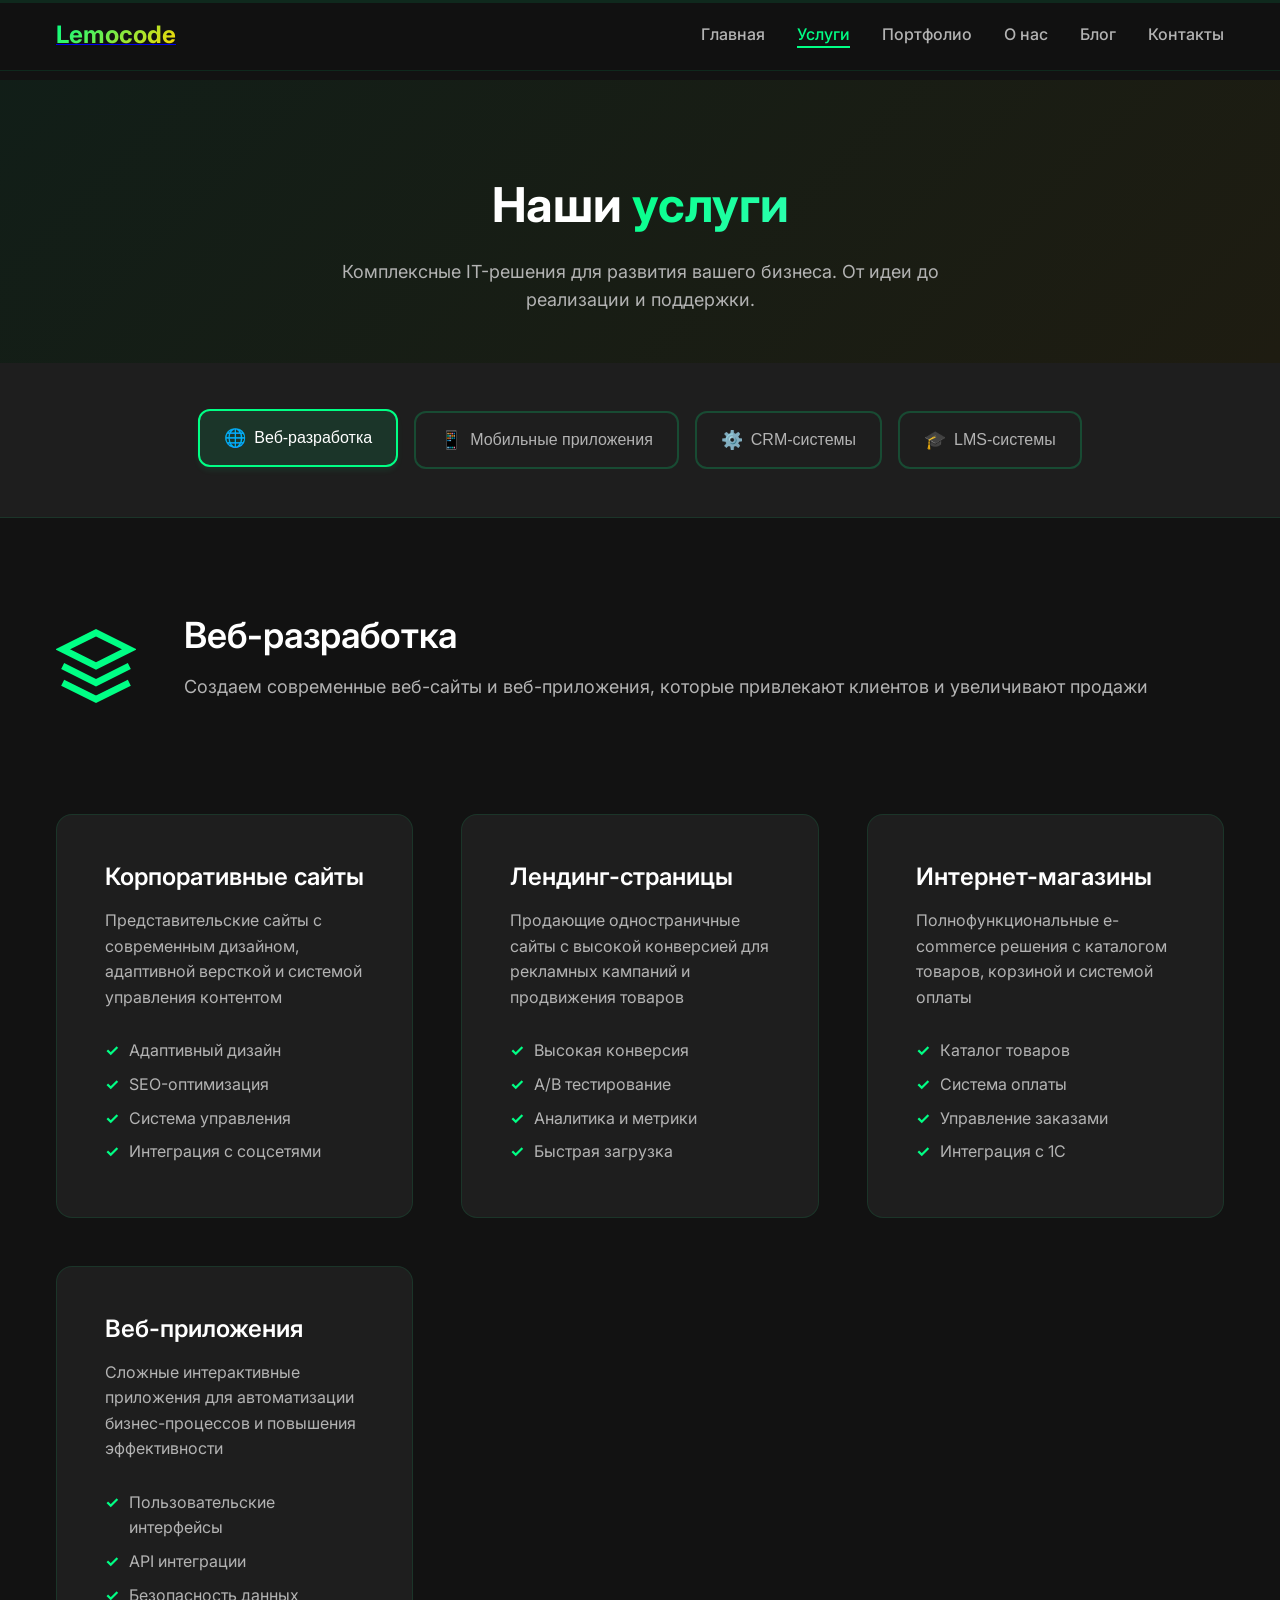
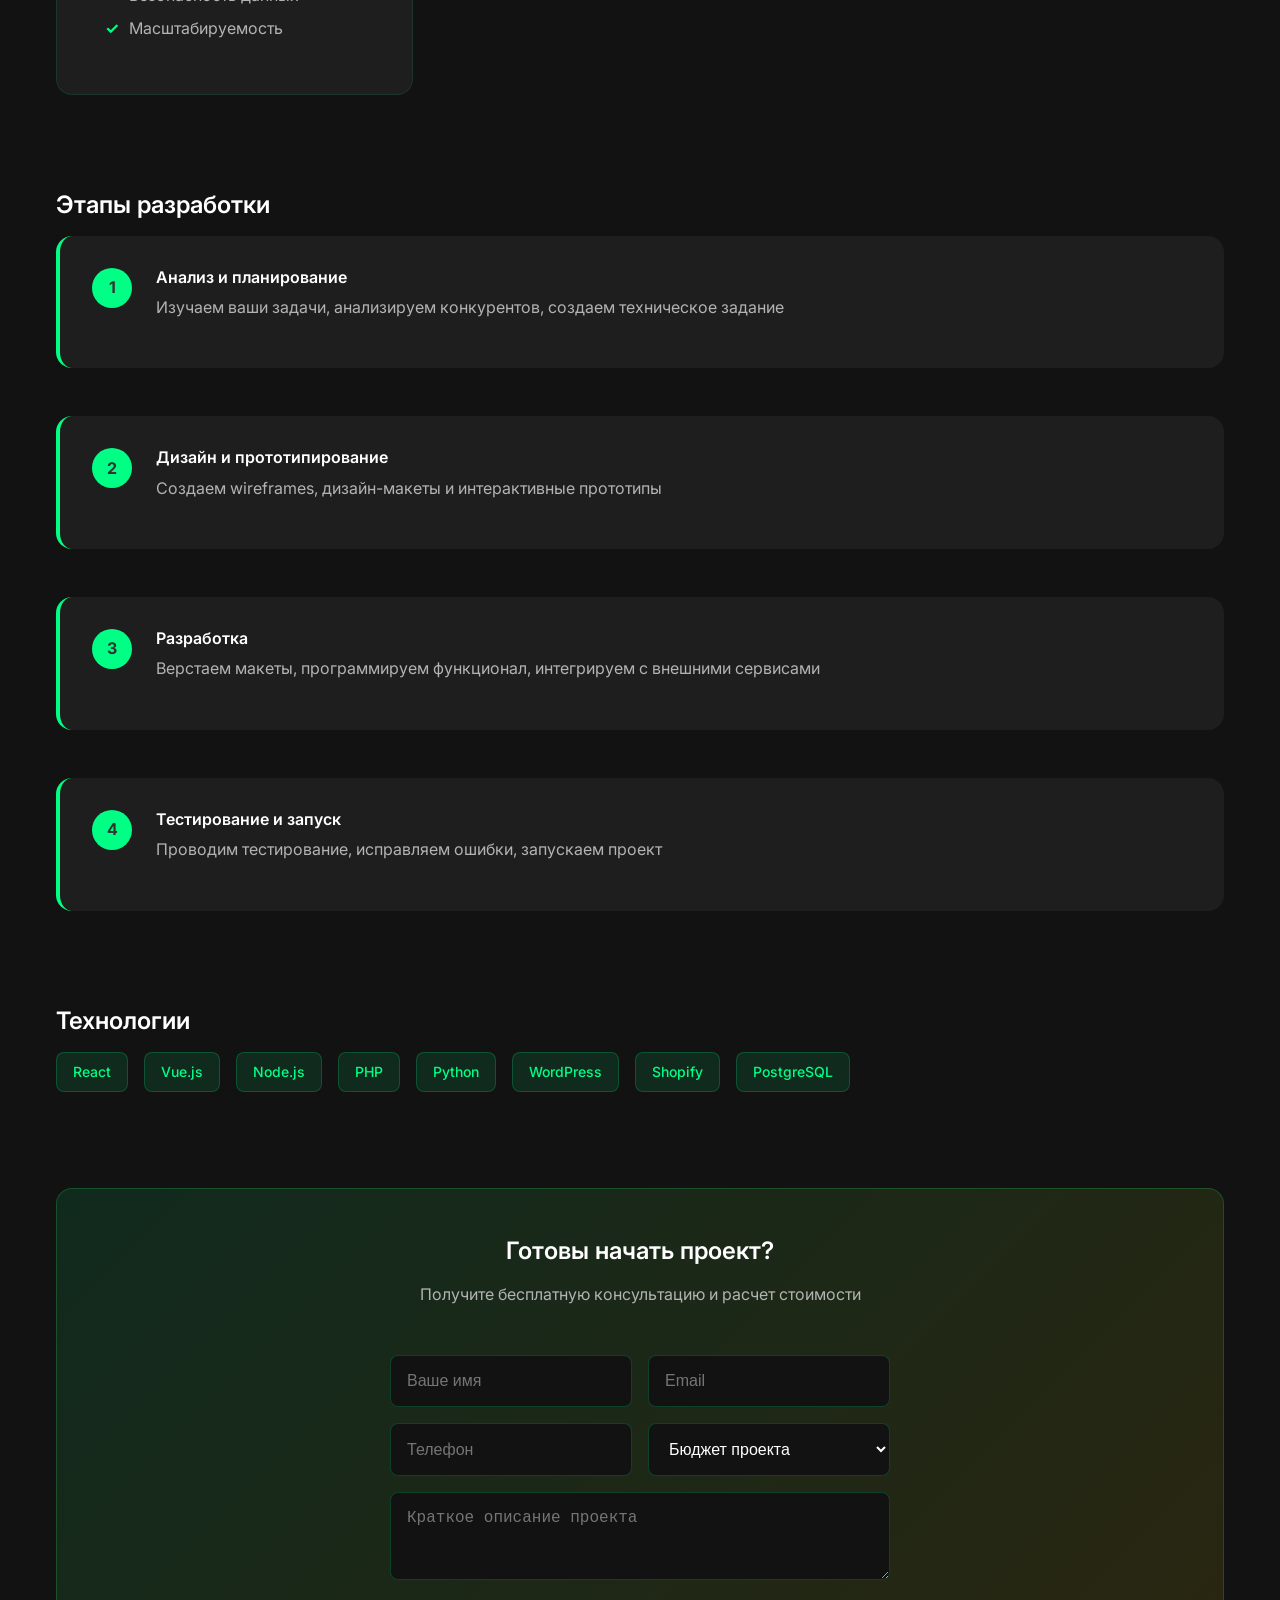
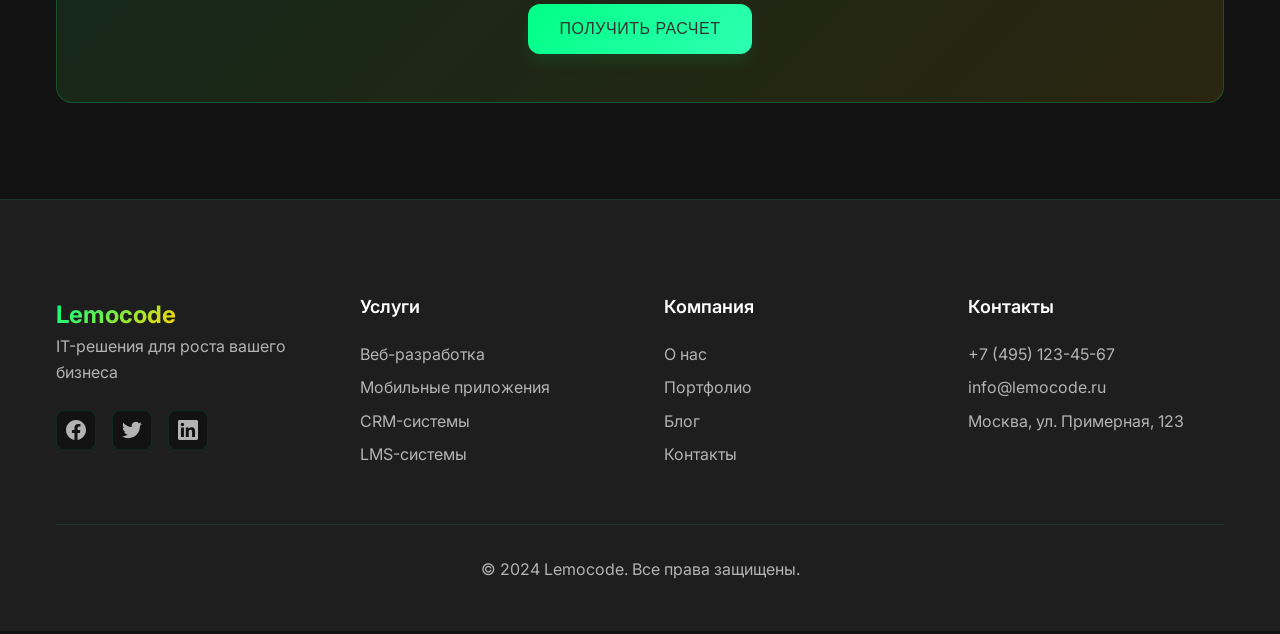
<file: services.html>
<!DOCTYPE html>
<html lang="ru">
<head>
    <meta charset="UTF-8">
    <meta name="viewport" content="width=device-width, initial-scale=1.0">
    <title>Услуги - Lemocode | IT-решения для бизнеса</title>
    <link rel="stylesheet" href="styles/main.css">
    <link rel="preconnect" href="https://fonts.googleapis.com">
    <link rel="preconnect" href="https://fonts.gstatic.com" crossorigin>
    <link href="https://fonts.googleapis.com/css2?family=Inter:wght@300;400;500;600;700&display=swap" rel="stylesheet">
</head>
<body>
    <header class="header">
        <nav class="nav">
            <div class="nav__container">
                <div class="nav__logo">
                    <a href="index.html"><span class="logo-text">Lemocode</span></a>
                </div>
                <ul class="nav__menu">
                    <li><a href="index.html" class="nav__link">Главная</a></li>
                    <li><a href="services.html" class="nav__link nav__link--active">Услуги</a></li>
                    <li><a href="portfolio.html" class="nav__link">Портфолио</a></li>
                    <li><a href="about.html" class="nav__link">О нас</a></li>
                    <li><a href="blog.html" class="nav__link">Блог</a></li>
                    <li><a href="contacts.html" class="nav__link">Контакты</a></li>
                </ul>
                <button class="nav__toggle">
                    <span></span>
                    <span></span>
                    <span></span>
                </button>
            </div>
        </nav>
    </header>

    <main>
        <!-- Hero Section -->
        <section class="services-hero">
            <div class="container">
                <div class="services-hero__content">
                    <h1 class="services-hero__title">
                        Наши <span class="accent-text">услуги</span>
                    </h1>
                    <p class="services-hero__subtitle">
                        Комплексные IT-решения для развития вашего бизнеса. 
                        От идеи до реализации и поддержки.
                    </p>
                </div>
            </div>
        </section>

        <!-- Services Navigation -->
        <section class="services-nav">
            <div class="container">
                <div class="services-nav__tabs">
                    <button class="services-nav__tab active" data-service="web">
                        <span class="services-nav__icon">🌐</span>
                        Веб-разработка
                    </button>
                    <button class="services-nav__tab" data-service="mobile">
                        <span class="services-nav__icon">📱</span>
                        Мобильные приложения
                    </button>
                    <button class="services-nav__tab" data-service="crm">
                        <span class="services-nav__icon">⚙️</span>
                        CRM-системы
                    </button>
                    <button class="services-nav__tab" data-service="lms">
                        <span class="services-nav__icon">🎓</span>
                        LMS-системы
                    </button>
                </div>
            </div>
        </section>

        <!-- Web Development Service -->
        <section id="web" class="service-detail active">
            <div class="container">
                <div class="service-detail__content">
                    <div class="service-detail__header">
                        <div class="service-detail__icon">
                            <svg viewBox="0 0 24 24" fill="none" xmlns="http://www.w3.org/2000/svg">
                                <path d="M12 2L2 7L12 12L22 7L12 2Z" stroke="currentColor" stroke-width="2"/>
                                <path d="M2 17L12 22L22 17" stroke="currentColor" stroke-width="2"/>
                                <path d="M2 12L12 17L22 12" stroke="currentColor" stroke-width="2"/>
                            </svg>
                        </div>
                        <div class="service-detail__info">
                            <h2 class="service-detail__title">Веб-разработка</h2>
                            <p class="service-detail__description">
                                Создаем современные веб-сайты и веб-приложения, которые привлекают клиентов и увеличивают продажи
                            </p>
                        </div>
                    </div>

                    <div class="service-detail__features">
                        <div class="feature-grid">
                            <div class="feature-item" data-aos="fade-up" data-aos-delay="100">
                                <h3>Корпоративные сайты</h3>
                                <p>Представительские сайты с современным дизайном, адаптивной версткой и системой управления контентом</p>
                                <ul class="feature-list">
                                    <li>Адаптивный дизайн</li>
                                    <li>SEO-оптимизация</li>
                                    <li>Система управления</li>
                                    <li>Интеграция с соцсетями</li>
                                </ul>
                            </div>

                            <div class="feature-item" data-aos="fade-up" data-aos-delay="200">
                                <h3>Лендинг-страницы</h3>
                                <p>Продающие одностраничные сайты с высокой конверсией для рекламных кампаний и продвижения товаров</p>
                                <ul class="feature-list">
                                    <li>Высокая конверсия</li>
                                    <li>A/B тестирование</li>
                                    <li>Аналитика и метрики</li>
                                    <li>Быстрая загрузка</li>
                                </ul>
                            </div>

                            <div class="feature-item" data-aos="fade-up" data-aos-delay="300">
                                <h3>Интернет-магазины</h3>
                                <p>Полнофункциональные e-commerce решения с каталогом товаров, корзиной и системой оплаты</p>
                                <ul class="feature-list">
                                    <li>Каталог товаров</li>
                                    <li>Система оплаты</li>
                                    <li>Управление заказами</li>
                                    <li>Интеграция с 1С</li>
                                </ul>
                            </div>

                            <div class="feature-item" data-aos="fade-up" data-aos-delay="400">
                                <h3>Веб-приложения</h3>
                                <p>Сложные интерактивные приложения для автоматизации бизнес-процессов и повышения эффективности</p>
                                <ul class="feature-list">
                                    <li>Пользовательские интерфейсы</li>
                                    <li>API интеграции</li>
                                    <li>Безопасность данных</li>
                                    <li>Масштабируемость</li>
                                </ul>
                            </div>
                        </div>
                    </div>

                    <div class="service-detail__process">
                        <h3>Этапы разработки</h3>
                        <div class="process-timeline">
                            <div class="process-step">
                                <div class="process-step__number">1</div>
                                <div class="process-step__content">
                                    <h4>Анализ и планирование</h4>
                                    <p>Изучаем ваши задачи, анализируем конкурентов, создаем техническое задание</p>
                                </div>
                            </div>
                            <div class="process-step">
                                <div class="process-step__number">2</div>
                                <div class="process-step__content">
                                    <h4>Дизайн и прототипирование</h4>
                                    <p>Создаем wireframes, дизайн-макеты и интерактивные прототипы</p>
                                </div>
                            </div>
                            <div class="process-step">
                                <div class="process-step__number">3</div>
                                <div class="process-step__content">
                                    <h4>Разработка</h4>
                                    <p>Верстаем макеты, программируем функционал, интегрируем с внешними сервисами</p>
                                </div>
                            </div>
                            <div class="process-step">
                                <div class="process-step__number">4</div>
                                <div class="process-step__content">
                                    <h4>Тестирование и запуск</h4>
                                    <p>Проводим тестирование, исправляем ошибки, запускаем проект</p>
                                </div>
                            </div>
                        </div>
                    </div>

                    <div class="service-detail__technologies">
                        <h3>Технологии</h3>
                        <div class="tech-grid">
                            <div class="tech-item">React</div>
                            <div class="tech-item">Vue.js</div>
                            <div class="tech-item">Node.js</div>
                            <div class="tech-item">PHP</div>
                            <div class="tech-item">Python</div>
                            <div class="tech-item">WordPress</div>
                            <div class="tech-item">Shopify</div>
                            <div class="tech-item">PostgreSQL</div>
                        </div>
                    </div>

                    <div class="service-detail__cta">
                        <div class="cta-card">
                            <h3>Готовы начать проект?</h3>
                            <p>Получите бесплатную консультацию и расчет стоимости</p>
                            <form class="quick-form">
                                <div class="form-row">
                                    <input type="text" name="name" placeholder="Ваше имя" required>
                                    <input type="email" name="email" placeholder="Email" required>
                                </div>
                                <div class="form-row">
                                    <input type="tel" name="phone" placeholder="Телефон">
                                    <select name="budget">
                                        <option value="">Бюджет проекта</option>
                                        <option value="50-100">50-100 тыс. руб.</option>
                                        <option value="100-300">100-300 тыс. руб.</option>
                                        <option value="300-500">300-500 тыс. руб.</option>
                                        <option value="500+">От 500 тыс. руб.</option>
                                    </select>
                                </div>
                                <textarea name="description" placeholder="Краткое описание проекта" rows="3"></textarea>
                                <button type="submit" class="btn btn--primary">Получить расчет</button>
                            </form>
                        </div>
                    </div>
                </div>
            </div>
        </section>

        <!-- Mobile Development Service -->
        <section id="mobile" class="service-detail">
            <div class="container">
                <div class="service-detail__content">
                    <div class="service-detail__header">
                        <div class="service-detail__icon">
                            <svg viewBox="0 0 24 24" fill="none" xmlns="http://www.w3.org/2000/svg">
                                <rect x="5" y="2" width="14" height="20" rx="2" ry="2" stroke="currentColor" stroke-width="2"/>
                                <line x1="12" y1="18" x2="12.01" y2="18" stroke="currentColor" stroke-width="2"/>
                            </svg>
                        </div>
                        <div class="service-detail__info">
                            <h2 class="service-detail__title">Мобильные приложения</h2>
                            <p class="service-detail__description">
                                Разрабатываем нативные и кроссплатформенные мобильные приложения для iOS и Android
                            </p>
                        </div>
                    </div>

                    <div class="service-detail__features">
                        <div class="feature-grid">
                            <div class="feature-item" data-aos="fade-up" data-aos-delay="100">
                                <h3>iOS приложения</h3>
                                <p>Нативные приложения для iPhone и iPad с использованием Swift и современных iOS технологий</p>
                                <ul class="feature-list">
                                    <li>Swift/SwiftUI</li>
                                    <li>App Store оптимизация</li>
                                    <li>Push уведомления</li>
                                    <li>Core Data интеграция</li>
                                </ul>
                            </div>

                            <div class="feature-item" data-aos="fade-up" data-aos-delay="200">
                                <h3>Android приложения</h3>
                                <p>Нативные Android приложения с современным Material Design и высокой производительностью</p>
                                <ul class="feature-list">
                                    <li>Kotlin/Java</li>
                                    <li>Google Play Store</li>
                                    <li>Firebase интеграция</li>
                                    <li>Material Design</li>
                                </ul>
                            </div>

                            <div class="feature-item" data-aos="fade-up" data-aos-delay="300">
                                <h3>Кроссплатформенные</h3>
                                <p>Приложения на React Native и Flutter для одновременного запуска на iOS и Android</p>
                                <ul class="feature-list">
                                    <li>React Native</li>
                                    <li>Flutter</li>
                                    <li>Единая кодовая база</li>
                                    <li>Быстрая разработка</li>
                                </ul>
                            </div>

                            <div class="feature-item" data-aos="fade-up" data-aos-delay="400">
                                <h3>PWA приложения</h3>
                                <p>Прогрессивные веб-приложения, работающие как нативные, но доступные через браузер</p>
                                <ul class="feature-list">
                                    <li>Офлайн работа</li>
                                    <li>Push уведомления</li>
                                    <li>Установка на устройство</li>
                                    <li>Кроссплатформенность</li>
                                </ul>
                            </div>
                        </div>
                    </div>

                    <div class="service-detail__process">
                        <h3>Этапы разработки</h3>
                        <div class="process-timeline">
                            <div class="process-step">
                                <div class="process-step__number">1</div>
                                <div class="process-step__content">
                                    <h4>Исследование и планирование</h4>
                                    <p>Анализируем целевую аудиторию, изучаем конкурентов, планируем архитектуру</p>
                                </div>
                            </div>
                            <div class="process-step">
                                <div class="process-step__number">2</div>
                                <div class="process-step__content">
                                    <h4>UX/UI дизайн</h4>
                                    <p>Создаем пользовательские сценарии, wireframes и финальный дизайн интерфейса</p>
                                </div>
                            </div>
                            <div class="process-step">
                                <div class="process-step__number">3</div>
                                <div class="process-step__content">
                                    <h4>Разработка MVP</h4>
                                    <p>Создаем минимально жизнеспособный продукт с основным функционалом</p>
                                </div>
                            </div>
                            <div class="process-step">
                                <div class="process-step__number">4</div>
                                <div class="process-step__content">
                                    <h4>Тестирование и публикация</h4>
                                    <p>Проводим тестирование, публикуем в App Store и Google Play</p>
                                </div>
                            </div>
                        </div>
                    </div>

                    <div class="service-detail__technologies">
                        <h3>Технологии</h3>
                        <div class="tech-grid">
                            <div class="tech-item">React Native</div>
                            <div class="tech-item">Flutter</div>
                            <div class="tech-item">Swift</div>
                            <div class="tech-item">Kotlin</div>
                            <div class="tech-item">Firebase</div>
                            <div class="tech-item">Redux</div>
                            <div class="tech-item">GraphQL</div>
                            <div class="tech-item">REST API</div>
                        </div>
                    </div>

                    <div class="service-detail__cta">
                        <div class="cta-card">
                            <h3>Обсудим ваше приложение?</h3>
                            <p>Получите бесплатную консультацию по разработке мобильного приложения</p>
                            <form class="quick-form">
                                <div class="form-row">
                                    <input type="text" name="name" placeholder="Ваше имя" required>
                                    <input type="email" name="email" placeholder="Email" required>
                                </div>
                                <div class="form-row">
                                    <select name="platform">
                                        <option value="">Выберите платформу</option>
                                        <option value="ios">iOS</option>
                                        <option value="android">Android</option>
                                        <option value="cross">iOS + Android</option>
                                        <option value="pwa">PWA</option>
                                    </select>
                                    <select name="budget">
                                        <option value="">Бюджет проекта</option>
                                        <option value="100-300">100-300 тыс. руб.</option>
                                        <option value="300-600">300-600 тыс. руб.</option>
                                        <option value="600-1000">600 тыс. - 1 млн руб.</option>
                                        <option value="1000+">От 1 млн руб.</option>
                                    </select>
                                </div>
                                <textarea name="description" placeholder="Опишите идею вашего приложения" rows="3"></textarea>
                                <button type="submit" class="btn btn--primary">Получить консультацию</button>
                            </form>
                        </div>
                    </div>
                </div>
            </div>
        </section>

        <!-- CRM Systems Service -->
        <section id="crm" class="service-detail">
            <div class="container">
                <div class="service-detail__content">
                    <div class="service-detail__header">
                        <div class="service-detail__icon">
                            <svg viewBox="0 0 24 24" fill="none" xmlns="http://www.w3.org/2000/svg">
                                <path d="M16 4H18C19.1046 4 20 4.89543 20 6V18C20 19.1046 19.1046 20 18 20H6C4.89543 20 4 19.1046 4 18V6C4 4.89543 4.89543 4 6 4H8" stroke="currentColor" stroke-width="2"/>
                                <path d="M15 2H9C8.44772 2 8 2.44772 8 3V5C8 5.55228 8.44772 6 9 6H15C15.5523 6 16 5.55228 16 5V3C16 2.44772 15.5523 2 15 2Z" stroke="currentColor" stroke-width="2"/>
                            </svg>
                        </div>
                        <div class="service-detail__info">
                            <h2 class="service-detail__title">CRM-системы</h2>
                            <p class="service-detail__description">
                                Разрабатываем индивидуальные CRM-системы для управления клиентами и автоматизации продаж
                            </p>
                        </div>
                    </div>

                    <div class="service-detail__features">
                        <div class="feature-grid">
                            <div class="feature-item" data-aos="fade-up" data-aos-delay="100">
                                <h3>Управление клиентами</h3>
                                <p>Централизованная база клиентов с историей взаимодействий и сегментацией</p>
                                <ul class="feature-list">
                                    <li>База контактов</li>
                                    <li>История взаимодействий</li>
                                    <li>Сегментация клиентов</li>
                                    <li>Карточки клиентов</li>
                                </ul>
                            </div>

                            <div class="feature-item" data-aos="fade-up" data-aos-delay="200">
                                <h3>Управление сделками</h3>
                                <p>Воронка продаж с отслеживанием этапов сделок и прогнозированием выручки</p>
                                <ul class="feature-list">
                                    <li>Воронка продаж</li>
                                    <li>Этапы сделок</li>
                                    <li>Прогноз выручки</li>
                                    <li>Отчеты по продажам</li>
                                </ul>
                            </div>

                            <div class="feature-item" data-aos="fade-up" data-aos-delay="300">
                                <h3>Автоматизация задач</h3>
                                <p>Автоматические напоминания, рассылки и бизнес-процессы для повышения эффективности</p>
                                <ul class="feature-list">
                                    <li>Автоматические задачи</li>
                                    <li>Email рассылки</li>
                                    <li>Напоминания</li>
                                    <li>Бизнес-процессы</li>
                                </ul>
                            </div>

                            <div class="feature-item" data-aos="fade-up" data-aos-delay="400">
                                <h3>Аналитика и отчеты</h3>
                                <p>Подробная аналитика продаж, конверсии и эффективности команды с интерактивными дашбордами</p>
                                <ul class="feature-list">
                                    <li>Дашборды</li>
                                    <li>Отчеты продаж</li>
                                    <li>Анализ конверсии</li>
                                    <li>KPI менеджеров</li>
                                </ul>
                            </div>
                        </div>
                    </div>

                    <div class="service-detail__process">
                        <h3>Этапы внедрения</h3>
                        <div class="process-timeline">
                            <div class="process-step">
                                <div class="process-step__number">1</div>
                                <div class="process-step__content">
                                    <h4>Анализ бизнес-процессов</h4>
                                    <p>Изучаем текущие процессы продаж, выявляем узкие места и потребности</p>
                                </div>
                            </div>
                            <div class="process-step">
                                <div class="process-step__number">2</div>
                                <div class="process-step__content">
                                    <h4>Проектирование системы</h4>
                                    <p>Создаем архитектуру CRM под ваши бизнес-процессы и требования</p>
                                </div>
                            </div>
                            <div class="process-step">
                                <div class="process-step__number">3</div>
                                <div class="process-step__content">
                                    <h4>Разработка и интеграция</h4>
                                    <p>Разрабатываем CRM и интегрируем с существующими системами</p>
                                </div>
                            </div>
                            <div class="process-step">
                                <div class="process-step__number">4</div>
                                <div class="process-step__content">
                                    <h4>Обучение и поддержка</h4>
                                    <p>Обучаем команду работе с системой и обеспечиваем техническую поддержку</p>
                                </div>
                            </div>
                        </div>
                    </div>

                    <div class="service-detail__technologies">
                        <h3>Технологии</h3>
                        <div class="tech-grid">
                            <div class="tech-item">React</div>
                            <div class="tech-item">Node.js</div>
                            <div class="tech-item">PostgreSQL</div>
                            <div class="tech-item">Redis</div>
                            <div class="tech-item">Docker</div>
                            <div class="tech-item">Elasticsearch</div>
                            <div class="tech-item">WebSockets</div>
                            <div class="tech-item">REST API</div>
                        </div>
                    </div>

                    <div class="service-detail__cta">
                        <div class="cta-card">
                            <h3>Автоматизируем ваши продажи?</h3>
                            <p>Получите персональную демонстрацию CRM-системы для вашего бизнеса</p>
                            <form class="quick-form">
                                <div class="form-row">
                                    <input type="text" name="name" placeholder="Ваше имя" required>
                                    <input type="email" name="email" placeholder="Email" required>
                                </div>
                                <div class="form-row">
                                    <input type="text" name="company" placeholder="Название компании">
                                    <select name="team_size">
                                        <option value="">Размер отдела продаж</option>
                                        <option value="1-5">1-5 человек</option>
                                        <option value="5-15">5-15 человек</option>
                                        <option value="15-50">15-50 человек</option>
                                        <option value="50+">Более 50 человек</option>
                                    </select>
                                </div>
                                <textarea name="description" placeholder="Опишите ваши задачи по автоматизации продаж" rows="3"></textarea>
                                <button type="submit" class="btn btn--primary">Заказать демо</button>
                            </form>
                        </div>
                    </div>
                </div>
            </div>
        </section>

        <!-- LMS Systems Service -->
        <section id="lms" class="service-detail">
            <div class="container">
                <div class="service-detail__content">
                    <div class="service-detail__header">
                        <div class="service-detail__icon">
                            <svg viewBox="0 0 24 24" fill="none" xmlns="http://www.w3.org/2000/svg">
                                <path d="M2 3H8C9.1046 3 10 3.89543 10 5V19C10 20.1046 9.1046 21 8 21H2" stroke="currentColor" stroke-width="2"/>
                                <path d="M22 3H16C14.8954 3 14 3.89543 14 5V19C14 20.1046 14.8954 21 16 21H22" stroke="currentColor" stroke-width="2"/>
                            </svg>
                        </div>
                        <div class="service-detail__info">
                            <h2 class="service-detail__title">LMS-системы</h2>
                            <p class="service-detail__description">
                                Создаем платформы дистанционного обучения для эффективного развития персонала
                            </p>
                        </div>
                    </div>

                    <div class="service-detail__features">
                        <div class="feature-grid">
                            <div class="feature-item" data-aos="fade-up" data-aos-delay="100">
                                <h3>Управление курсами</h3>
                                <p>Создание и управление образовательными курсами с различными форматами контента</p>
                                <ul class="feature-list">
                                    <li>Конструктор курсов</li>
                                    <li>Видео лекции</li>
                                    <li>Интерактивные материалы</li>
                                    <li>Домашние задания</li>
                                </ul>
                            </div>

                            <div class="feature-item" data-aos="fade-up" data-aos-delay="200">
                                <h3>Система тестирования</h3>
                                <p>Гибкая система создания тестов и экзаменов с автоматической проверкой и оценкой</p>
                                <ul class="feature-list">
                                    <li>Конструктор тестов</li>
                                    <li>Различные типы вопросов</li>
                                    <li>Автоматическая проверка</li>
                                    <li>Система оценок</li>
                                </ul>
                            </div>

                            <div class="feature-item" data-aos="fade-up" data-aos-delay="300">
                                <h3>Прогресс обучения</h3>
                                <p>Отслеживание прогресса учащихся с детальной аналитикой и отчетами для руководителей</p>
                                <ul class="feature-list">
                                    <li>Трекинг прогресса</li>
                                    <li>Аналитика обучения</li>
                                    <li>Отчеты для HR</li>
                                    <li>Сертификаты</li>
                                </ul>
                            </div>

                            <div class="feature-item" data-aos="fade-up" data-aos-delay="400">
                                <h3>Социальное обучение</h3>
                                <p>Форумы, чаты и групповые проекты для интерактивного и коллективного обучения</p>
                                <ul class="feature-list">
                                    <li>Форумы обсуждений</li>
                                    <li>Групповые проекты</li>
                                    <li>Чаты и вебинары</li>
                                    <li>Рейтинги учащихся</li>
                                </ul>
                            </div>
                        </div>
                    </div>

                    <div class="service-detail__process">
                        <h3>Этапы внедрения</h3>
                        <div class="process-timeline">
                            <div class="process-step">
                                <div class="process-step__number">1</div>
                                <div class="process-step__content">
                                    <h4>Анализ потребностей обучения</h4>
                                    <p>Изучаем образовательные потребности, существующие процессы обучения</p>
                                </div>
                            </div>
                            <div class="process-step">
                                <div class="process-step__number">2</div>
                                <div class="process-step__content">
                                    <h4>Проектирование платформы</h4>
                                    <p>Создаем архитектуру LMS с учетом специфики вашего обучения</p>
                                </div>
                            </div>
                            <div class="process-step">
                                <div class="process-step__number">3</div>
                                <div class="process-step__content">
                                    <h4>Разработка и наполнение</h4>
                                    <p>Разрабатываем платформу и помогаем с созданием образовательного контента</p>
                                </div>
                            </div>
                            <div class="process-step">
                                <div class="process-step__number">4</div>
                                <div class="process-step__content">
                                    <h4>Запуск и сопровождение</h4>
                                    <p>Запускаем обучение, обучаем администраторов и обеспечиваем поддержку</p>
                                </div>
                            </div>
                        </div>
                    </div>

                    <div class="service-detail__technologies">
                        <h3>Технологии</h3>
                        <div class="tech-grid">
                            <div class="tech-item">React</div>
                            <div class="tech-item">Node.js</div>
                            <div class="tech-item">MongoDB</div>
                            <div class="tech-item">WebRTC</div>
                            <div class="tech-item">Socket.io</div>
                            <div class="tech-item">FFmpeg</div>
                            <div class="tech-item">AWS S3</div>
                            <div class="tech-item">Elasticsearch</div>
                        </div>
                    </div>

                    <div class="service-detail__cta">
                        <div class="cta-card">
                            <h3>Создадим платформу обучения?</h3>
                            <p>Получите консультацию по внедрению системы дистанционного обучения</p>
                            <form class="quick-form">
                                <div class="form-row">
                                    <input type="text" name="name" placeholder="Ваше имя" required>
                                    <input type="email" name="email" placeholder="Email" required>
                                </div>
                                <div class="form-row">
                                    <input type="text" name="company" placeholder="Название компании">
                                    <select name="learners_count">
                                        <option value="">Количество учащихся</option>
                                        <option value="10-50">10-50 человек</option>
                                        <option value="50-200">50-200 человек</option>
                                        <option value="200-1000">200-1000 человек</option>
                                        <option value="1000+">Более 1000 человек</option>
                                    </select>
                                </div>
                                <textarea name="description" placeholder="Опишите ваши задачи по обучению персонала" rows="3"></textarea>
                                <button type="submit" class="btn btn--primary">Получить консультацию</button>
                            </form>
                        </div>
                    </div>
                </div>
            </div>
        </section>
    </main>

    <footer class="footer">
        <div class="container">
            <div class="footer__content">
                <div class="footer__section">
                    <div class="footer__logo">
                        <span class="logo-text">Lemocode</span>
                    </div>
                    <p class="footer__description">
                        IT-решения для роста вашего бизнеса
                    </p>
                    <div class="footer__social">
                        <a href="#" class="social-link">
                            <svg viewBox="0 0 24 24" fill="currentColor">
                                <path d="M24 12.073c0-6.627-5.373-12-12-12s-12 5.373-12 12c0 5.99 4.388 10.954 10.125 11.854v-8.385H7.078v-3.47h3.047V9.43c0-3.007 1.792-4.669 4.533-4.669 1.312 0 2.686.235 2.686.235v2.953H15.83c-1.491 0-1.956.925-1.956 1.874v2.25h3.328l-.532 3.47h-2.796v8.385C19.612 23.027 24 18.062 24 12.073z"/>
                            </svg>
                        </a>
                        <a href="#" class="social-link">
                            <svg viewBox="0 0 24 24" fill="currentColor">
                                <path d="M23.953 4.57a10 10 0 01-2.825.775 4.958 4.958 0 002.163-2.723c-.951.555-2.005.959-3.127 1.184a4.92 4.92 0 00-8.384 4.482C7.69 8.095 4.067 6.13 1.64 3.162a4.822 4.822 0 00-.666 2.475c0 1.71.87 3.213 2.188 4.096a4.904 4.904 0 01-2.228-.616v.06a4.923 4.923 0 003.946 4.827 4.996 4.996 0 01-2.212.085 4.936 4.936 0 004.604 3.417 9.867 9.867 0 01-6.102 2.105c-.39 0-.779-.023-1.17-.067a13.995 13.995 0 007.557 2.209c9.053 0 13.998-7.496 13.998-13.985 0-.21 0-.42-.015-.63A9.935 9.935 0 0024 4.59z"/>
                            </svg>
                        </a>
                        <a href="#" class="social-link">
                            <svg viewBox="0 0 24 24" fill="currentColor">
                                <path d="M20.447 20.452h-3.554v-5.569c0-1.328-.027-3.037-1.852-3.037-1.853 0-2.136 1.445-2.136 2.939v5.667H9.351V9h3.414v1.561h.046c.477-.9 1.637-1.85 3.37-1.85 3.601 0 4.267 2.37 4.267 5.455v6.286zM5.337 7.433c-1.144 0-2.063-.926-2.063-2.065 0-1.138.92-2.063 2.063-2.063 1.14 0 2.064.925 2.064 2.063 0 1.139-.925 2.065-2.064 2.065zm1.782 13.019H3.555V9h3.564v11.452zM22.225 0H1.771C.792 0 0 .774 0 1.729v20.542C0 23.227.792 24 1.771 24h20.451C23.2 24 24 23.227 24 22.271V1.729C24 .774 23.2 0 22.222 0h.003z"/>
                            </svg>
                        </a>
                    </div>
                </div>
                
                <div class="footer__section">
                    <h3 class="footer__title">Услуги</h3>
                    <ul class="footer__links">
                        <li><a href="#web">Веб-разработка</a></li>
                        <li><a href="#mobile">Мобильные приложения</a></li>
                        <li><a href="#crm">CRM-системы</a></li>
                        <li><a href="#lms">LMS-системы</a></li>
                    </ul>
                </div>
                
                <div class="footer__section">
                    <h3 class="footer__title">Компания</h3>
                    <ul class="footer__links">
                        <li><a href="about.html">О нас</a></li>
                        <li><a href="portfolio.html">Портфолио</a></li>
                        <li><a href="blog.html">Блог</a></li>
                        <li><a href="contacts.html">Контакты</a></li>
                    </ul>
                </div>
                
                <div class="footer__section">
                    <h3 class="footer__title">Контакты</h3>
                    <div class="footer__contact">
                        <p>+7 (495) 123-45-67</p>
                        <p>info@lemocode.ru</p>
                        <p>Москва, ул. Примерная, 123</p>
                    </div>
                </div>
            </div>
            
            <div class="footer__bottom">
                <p>&copy; 2024 Lemocode. Все права защищены.</p>
            </div>
        </div>
    </footer>

    <script src="js/main.js"></script>
    <script src="js/services.js"></script>
</body>
</html>
</file>
<file: styles/main.css>
/* Reset and Base Styles */
* {
    margin: 0;
    padding: 0;
    box-sizing: border-box;
}

:root {
    /* Colors */
    --bg-primary: #121212;
    --bg-secondary: #1e1e1e;
    --bg-tertiary: #2a2a2a;
    --accent-green: #00FF85;
    --accent-green-hover: #2EFFB1;
    --accent-yellow: #FFD600;
    --accent-yellow-hover: #FFF200;
    --text-primary: #ffffff;
    --text-secondary: #b3b3b3;
    --text-dark: #333333;
    
    /* Typography */
    --font-family: 'Inter', -apple-system, BlinkMacSystemFont, 'Segoe UI', Roboto, sans-serif;
    --font-size-xs: 0.75rem;
    --font-size-sm: 0.875rem;
    --font-size-base: 1rem;
    --font-size-lg: 1.125rem;
    --font-size-xl: 1.25rem;
    --font-size-2xl: 1.5rem;
    --font-size-3xl: 1.875rem;
    --font-size-4xl: 2.25rem;
    --font-size-5xl: 3rem;
    --font-size-6xl: 3.75rem;
    
    /* Spacing */
    --spacing-xs: 0.25rem;
    --spacing-sm: 0.5rem;
    --spacing-md: 1rem;
    --spacing-lg: 1.5rem;
    --spacing-xl: 2rem;
    --spacing-2xl: 3rem;
    --spacing-3xl: 4rem;
    --spacing-4xl: 6rem;
    
    /* Borders */
    --border-radius-sm: 0.375rem;
    --border-radius-md: 0.5rem;
    --border-radius-lg: 0.75rem;
    --border-radius-xl: 1rem;
    
    /* Shadows */
    --shadow-sm: 0 1px 2px 0 rgba(0, 255, 133, 0.05);
    --shadow-md: 0 4px 6px -1px rgba(0, 255, 133, 0.1);
    --shadow-lg: 0 10px 15px -3px rgba(0, 255, 133, 0.1);
    --shadow-xl: 0 20px 25px -5px rgba(0, 255, 133, 0.1);
    
    /* Transitions */
    --transition-fast: 0.15s ease-in-out;
    --transition-base: 0.3s ease-in-out;
    --transition-slow: 0.5s ease-in-out;
}

html {
    scroll-behavior: smooth;
}

body {
    font-family: var(--font-family);
    background-color: var(--bg-primary);
    color: var(--text-primary);
    line-height: 1.6;
    overflow-x: hidden;
}

.container {
    max-width: 1200px;
    margin: 0 auto;
    padding: 0 var(--spacing-md);
}

/* Typography */
h1, h2, h3, h4, h5, h6 {
    font-weight: 600;
    line-height: 1.2;
    margin-bottom: var(--spacing-md);
}

h1 {
    font-size: var(--font-size-5xl);
    font-weight: 700;
}

h2 {
    font-size: var(--font-size-4xl);
}

h3 {
    font-size: var(--font-size-2xl);
}

p {
    margin-bottom: var(--spacing-md);
    color: var(--text-secondary);
}

.accent-text {
    color: var(--accent-green);
    background: linear-gradient(135deg, var(--accent-green), var(--accent-green-hover));
    -webkit-background-clip: text;
    -webkit-text-fill-color: transparent;
    background-clip: text;
}

/* Buttons */
.btn {
    display: inline-flex;
    align-items: center;
    justify-content: center;
    padding: var(--spacing-md) var(--spacing-xl);
    border: none;
    border-radius: var(--border-radius-lg);
    font-size: var(--font-size-base);
    font-weight: 500;
    text-decoration: none;
    cursor: pointer;
    transition: all var(--transition-base);
    position: relative;
    overflow: hidden;
    text-transform: uppercase;
    letter-spacing: 0.5px;
}

.btn::before {
    content: '';
    position: absolute;
    top: 0;
    left: -100%;
    width: 100%;
    height: 100%;
    background: linear-gradient(90deg, transparent, rgba(255, 255, 255, 0.1), transparent);
    transition: left var(--transition-slow);
}

.btn:hover::before {
    left: 100%;
}

.btn--primary {
    background: linear-gradient(135deg, var(--accent-green), var(--accent-green-hover));
    color: var(--text-dark);
    box-shadow: var(--shadow-lg);
}

.btn--primary:hover {
    transform: translateY(-2px);
    box-shadow: var(--shadow-xl);
}

.btn--secondary {
    background: linear-gradient(135deg, var(--accent-yellow), var(--accent-yellow-hover));
    color: var(--text-dark);
    box-shadow: var(--shadow-lg);
}

.btn--secondary:hover {
    transform: translateY(-2px);
    box-shadow: var(--shadow-xl);
}

.btn--outline {
    background: transparent;
    color: var(--text-primary);
    border: 2px solid var(--accent-green);
}

.btn--outline:hover {
    background: var(--accent-green);
    color: var(--text-dark);
    transform: translateY(-2px);
}

/* Header */
.header {
    position: fixed;
    top: 0;
    left: 0;
    right: 0;
    z-index: 1000;
    background: rgba(18, 18, 18, 0.95);
    backdrop-filter: blur(20px);
    border-bottom: 1px solid rgba(0, 255, 133, 0.1);
    transition: all var(--transition-base);
}

.nav__container {
    display: flex;
    align-items: center;
    justify-content: space-between;
    padding: var(--spacing-md) var(--spacing-md);
    max-width: 1200px;
    margin: 0 auto;
}

.logo-text {
    font-size: var(--font-size-2xl);
    font-weight: 700;
    background: linear-gradient(135deg, var(--accent-green), var(--accent-yellow));
    -webkit-background-clip: text;
    -webkit-text-fill-color: transparent;
    background-clip: text;
}

.nav__menu {
    display: flex;
    list-style: none;
    gap: var(--spacing-xl);
    margin: 0;
}

.nav__link {
    color: var(--text-secondary);
    text-decoration: none;
    font-weight: 500;
    position: relative;
    transition: color var(--transition-base);
}

.nav__link::after {
    content: '';
    position: absolute;
    bottom: -4px;
    left: 0;
    width: 0;
    height: 2px;
    background: var(--accent-green);
    transition: width var(--transition-base);
}

.nav__link:hover {
    color: var(--text-primary);
}

.nav__link:hover::after {
    width: 100%;
}

.nav__toggle {
    display: none;
    flex-direction: column;
    background: none;
    border: none;
    cursor: pointer;
    padding: var(--spacing-sm);
}

.nav__toggle span {
    width: 25px;
    height: 3px;
    background: var(--accent-green);
    margin: 3px 0;
    transition: var(--transition-base);
    border-radius: 2px;
}

/* Hero Section */
.hero {
    min-height: 100vh;
    display: flex;
    align-items: center;
    position: relative;
    background: radial-gradient(ellipse at center, rgba(0, 255, 133, 0.05) 0%, transparent 70%);
    overflow: hidden;
}

.hero__container {
    display: grid;
    grid-template-columns: 1fr 1fr;
    gap: var(--spacing-4xl);
    align-items: center;
    max-width: 1200px;
    margin: 0 auto;
    padding: 0 var(--spacing-md);
}

.hero__content {
    z-index: 2;
}

.hero__title {
    font-size: var(--font-size-6xl);
    font-weight: 800;
    line-height: 1.1;
    margin-bottom: var(--spacing-lg);
    opacity: 0;
    animation: fadeInUp 1s ease-out 0.5s forwards;
}

.hero__subtitle {
    font-size: var(--font-size-lg);
    color: var(--text-secondary);
    margin-bottom: var(--spacing-2xl);
    opacity: 0;
    animation: fadeInUp 1s ease-out 0.7s forwards;
}

.hero__buttons {
    display: flex;
    gap: var(--spacing-lg);
    opacity: 0;
    animation: fadeInUp 1s ease-out 0.9s forwards;
}

.hero__visual {
    position: relative;
    height: 500px;
    opacity: 0;
    animation: fadeIn 1s ease-out 1.1s forwards;
}

.hero__animation {
    position: relative;
    width: 100%;
    height: 100%;
}

.floating-element {
    position: absolute;
    border-radius: var(--border-radius-xl);
    animation: float 6s ease-in-out infinite;
}

.floating-element--1 {
    width: 120px;
    height: 120px;
    background: linear-gradient(135deg, var(--accent-green), var(--accent-green-hover));
    top: 20%;
    right: 20%;
    animation-delay: 0s;
    box-shadow: 0 0 30px rgba(0, 255, 133, 0.3);
}

.floating-element--2 {
    width: 80px;
    height: 80px;
    background: linear-gradient(135deg, var(--accent-yellow), var(--accent-yellow-hover));
    bottom: 30%;
    left: 10%;
    animation-delay: 2s;
    box-shadow: 0 0 25px rgba(255, 214, 0, 0.3);
}

.floating-element--3 {
    width: 60px;
    height: 60px;
    background: linear-gradient(135deg, var(--bg-tertiary), var(--bg-secondary));
    top: 60%;
    right: 40%;
    animation-delay: 4s;
    border: 2px solid var(--accent-green);
}

/* Sections */
.section__title {
    text-align: center;
    margin-bottom: var(--spacing-4xl);
    position: relative;
}

.section__title::after {
    content: '';
    position: absolute;
    bottom: -10px;
    left: 50%;
    transform: translateX(-50%);
    width: 60px;
    height: 3px;
    background: linear-gradient(135deg, var(--accent-green), var(--accent-yellow));
    border-radius: 2px;
}

/* Services Preview */
.services-preview {
    padding: var(--spacing-4xl) 0;
    background: var(--bg-secondary);
}

.services-grid {
    display: grid;
    grid-template-columns: repeat(auto-fit, minmax(280px, 1fr));
    gap: var(--spacing-2xl);
}

.service-card {
    background: var(--bg-primary);
    padding: var(--spacing-2xl);
    border-radius: var(--border-radius-xl);
    text-align: center;
    transition: all var(--transition-base);
    border: 1px solid rgba(0, 255, 133, 0.1);
    position: relative;
    overflow: hidden;
}

.service-card::before {
    content: '';
    position: absolute;
    top: 0;
    left: 0;
    right: 0;
    height: 3px;
    background: linear-gradient(135deg, var(--accent-green), var(--accent-yellow));
    transform: scaleX(0);
    transition: transform var(--transition-base);
}

.service-card:hover::before {
    transform: scaleX(1);
}

.service-card:hover {
    transform: translateY(-10px);
    box-shadow: var(--shadow-xl);
    border-color: var(--accent-green);
}

.service-card__icon {
    width: 60px;
    height: 60px;
    margin: 0 auto var(--spacing-lg);
    color: var(--accent-green);
    transition: all var(--transition-base);
}

.service-card:hover .service-card__icon {
    transform: scale(1.1);
    color: var(--accent-yellow);
}

.service-card__icon svg {
    width: 100%;
    height: 100%;
}

.service-card__title {
    color: var(--text-primary);
    margin-bottom: var(--spacing-md);
}

.service-card__description {
    color: var(--text-secondary);
    line-height: 1.6;
}

/* Advantages */
.advantages {
    padding: var(--spacing-4xl) 0;
}

.advantages-grid {
    display: grid;
    grid-template-columns: repeat(auto-fit, minmax(300px, 1fr));
    gap: var(--spacing-2xl);
}

.advantage-item {
    padding: var(--spacing-2xl);
    position: relative;
}

.advantage-item__number {
    font-size: var(--font-size-4xl);
    font-weight: 800;
    color: var(--accent-green);
    opacity: 0.3;
    margin-bottom: var(--spacing-md);
    line-height: 1;
}

.advantage-item__title {
    color: var(--text-primary);
    margin-bottom: var(--spacing-md);
}

.advantage-item__description {
    color: var(--text-secondary);
    line-height: 1.6;
}

/* Portfolio Preview */
.portfolio-preview {
    padding: var(--spacing-4xl) 0;
    background: var(--bg-secondary);
}

.portfolio-grid {
    display: grid;
    grid-template-columns: repeat(auto-fit, minmax(350px, 1fr));
    gap: var(--spacing-2xl);
    margin-bottom: var(--spacing-3xl);
}

.portfolio-card {
    background: var(--bg-primary);
    border-radius: var(--border-radius-xl);
    overflow: hidden;
    transition: all var(--transition-base);
    border: 1px solid rgba(0, 255, 133, 0.1);
}

.portfolio-card:hover {
    transform: translateY(-10px);
    box-shadow: var(--shadow-xl);
    border-color: var(--accent-green);
}

.portfolio-card__image {
    height: 200px;
    position: relative;
    overflow: hidden;
}

.portfolio-placeholder {
    width: 100%;
    height: 100%;
    background: linear-gradient(135deg, var(--bg-tertiary), var(--bg-secondary));
    display: flex;
    align-items: center;
    justify-content: center;
    color: var(--text-secondary);
    font-weight: 500;
    text-align: center;
    position: relative;
}

.portfolio-placeholder::before {
    content: '';
    position: absolute;
    top: 0;
    left: 0;
    right: 0;
    bottom: 0;
    background: linear-gradient(45deg, transparent 30%, rgba(0, 255, 133, 0.1) 50%, transparent 70%);
    animation: shimmer 2s infinite;
}

.portfolio-card__content {
    padding: var(--spacing-xl);
}

.portfolio-card__title {
    color: var(--text-primary);
    margin-bottom: var(--spacing-sm);
}

.portfolio-card__description {
    color: var(--text-secondary);
    margin-bottom: var(--spacing-lg);
    font-size: var(--font-size-sm);
}

.portfolio-card__tags {
    display: flex;
    gap: var(--spacing-sm);
    flex-wrap: wrap;
}

.tag {
    background: rgba(0, 255, 133, 0.1);
    color: var(--accent-green);
    padding: var(--spacing-xs) var(--spacing-sm);
    border-radius: var(--border-radius-sm);
    font-size: var(--font-size-xs);
    font-weight: 500;
    border: 1px solid rgba(0, 255, 133, 0.2);
}

.portfolio-preview__cta {
    text-align: center;
}

/* CTA Section */
.cta {
    padding: var(--spacing-4xl) 0;
    background: linear-gradient(135deg, rgba(0, 255, 133, 0.1), rgba(255, 214, 0, 0.1));
    position: relative;
}

.cta::before {
    content: '';
    position: absolute;
    top: 0;
    left: 0;
    right: 0;
    bottom: 0;
    background: url('data:image/svg+xml,<svg xmlns="http://www.w3.org/2000/svg" viewBox="0 0 100 100"><defs><pattern id="grid" width="10" height="10" patternUnits="userSpaceOnUse"><path d="M 10 0 L 0 0 0 10" fill="none" stroke="%2300FF85" stroke-width="0.5" opacity="0.1"/></pattern></defs><rect width="100" height="100" fill="url(%23grid)"/></svg>');
    opacity: 0.3;
}

.cta__content {
    text-align: center;
    position: relative;
    z-index: 2;
}

.cta__title {
    margin-bottom: var(--spacing-lg);
}

.cta__description {
    font-size: var(--font-size-lg);
    margin-bottom: var(--spacing-2xl);
    max-width: 600px;
    margin-left: auto;
    margin-right: auto;
}

.cta__buttons {
    display: flex;
    gap: var(--spacing-lg);
    justify-content: center;
    flex-wrap: wrap;
}

/* Footer */
.footer {
    background: var(--bg-secondary);
    padding: var(--spacing-4xl) 0 var(--spacing-xl);
    border-top: 1px solid rgba(0, 255, 133, 0.1);
}

.footer__content {
    display: grid;
    grid-template-columns: repeat(auto-fit, minmax(250px, 1fr));
    gap: var(--spacing-2xl);
    margin-bottom: var(--spacing-2xl);
}

.footer__section h3 {
    color: var(--text-primary);
    margin-bottom: var(--spacing-lg);
}

.footer__title {
    font-size: var(--font-size-lg);
    font-weight: 600;
}

.footer__description {
    color: var(--text-secondary);
    margin-bottom: var(--spacing-lg);
}

.footer__social {
    display: flex;
    gap: var(--spacing-md);
}

.social-link {
    width: 40px;
    height: 40px;
    background: var(--bg-primary);
    border-radius: var(--border-radius-md);
    display: flex;
    align-items: center;
    justify-content: center;
    color: var(--text-secondary);
    transition: all var(--transition-base);
    border: 1px solid rgba(0, 255, 133, 0.1);
}

.social-link:hover {
    background: var(--accent-green);
    color: var(--text-dark);
    transform: translateY(-2px);
}

.social-link svg {
    width: 20px;
    height: 20px;
}

.footer__links {
    list-style: none;
}

.footer__links li {
    margin-bottom: var(--spacing-sm);
}

.footer__links a {
    color: var(--text-secondary);
    text-decoration: none;
    transition: color var(--transition-base);
}

.footer__links a:hover {
    color: var(--accent-green);
}

.footer__contact p {
    color: var(--text-secondary);
    margin-bottom: var(--spacing-sm);
}

.footer__bottom {
    text-align: center;
    padding-top: var(--spacing-xl);
    border-top: 1px solid rgba(0, 255, 133, 0.1);
    color: var(--text-secondary);
}

/* Modal */
.modal {
    display: none;
    position: fixed;
    z-index: 2000;
    left: 0;
    top: 0;
    width: 100%;
    height: 100%;
    background-color: rgba(0, 0, 0, 0.8);
    backdrop-filter: blur(5px);
}

.modal__content {
    background-color: var(--bg-primary);
    margin: 5% auto;
    padding: var(--spacing-2xl);
    border: 1px solid rgba(0, 255, 133, 0.2);
    border-radius: var(--border-radius-xl);
    width: 90%;
    max-width: 500px;
    position: relative;
    animation: modalFadeIn 0.3s ease-out;
}

.modal__close {
    color: var(--text-secondary);
    float: right;
    font-size: 28px;
    font-weight: bold;
    cursor: pointer;
    transition: color var(--transition-base);
}

.modal__close:hover {
    color: var(--accent-green);
}

.contact-form {
    margin-top: var(--spacing-lg);
}

.form-group {
    margin-bottom: var(--spacing-lg);
}

.form-group input,
.form-group textarea {
    width: 100%;
    padding: var(--spacing-md);
    background: var(--bg-secondary);
    border: 1px solid rgba(0, 255, 133, 0.2);
    border-radius: var(--border-radius-md);
    color: var(--text-primary);
    font-size: var(--font-size-base);
    transition: all var(--transition-base);
}

.form-group input:focus,
.form-group textarea:focus {
    outline: none;
    border-color: var(--accent-green);
    box-shadow: 0 0 0 3px rgba(0, 255, 133, 0.1);
}

.form-group input::placeholder,
.form-group textarea::placeholder {
    color: var(--text-secondary);
}

/* Animations */
@keyframes fadeInUp {
    from {
        opacity: 0;
        transform: translateY(30px);
    }
    to {
        opacity: 1;
        transform: translateY(0);
    }
}

@keyframes fadeIn {
    from {
        opacity: 0;
    }
    to {
        opacity: 1;
    }
}

@keyframes float {
    0%, 100% {
        transform: translateY(0px) rotate(0deg);
    }
    33% {
        transform: translateY(-20px) rotate(5deg);
    }
    66% {
        transform: translateY(-10px) rotate(-3deg);
    }
}

@keyframes shimmer {
    0% {
        transform: translateX(-100%);
    }
    100% {
        transform: translateX(100%);
    }
}

@keyframes modalFadeIn {
    from {
        opacity: 0;
        transform: scale(0.7);
    }
    to {
        opacity: 1;
        transform: scale(1);
    }
}

/* Responsive Design */
@media (max-width: 768px) {
    .nav__menu {
        display: none;
        position: absolute;
        top: 100%;
        left: 0;
        right: 0;
        background: var(--bg-primary);
        flex-direction: column;
        padding: var(--spacing-lg);
        border-top: 1px solid rgba(0, 255, 133, 0.1);
        gap: var(--spacing-lg);
    }
    
    .nav__menu.active {
        display: flex;
    }
    
    .nav__toggle {
        display: flex;
    }
    
    .hero__container {
        grid-template-columns: 1fr;
        text-align: center;
        gap: var(--spacing-2xl);
    }
    
    .hero__title {
        font-size: var(--font-size-4xl);
    }
    
    .hero__buttons {
        flex-direction: column;
        align-items: center;
    }
    
    .hero__visual {
        height: 300px;
    }
    
    .services-grid {
        grid-template-columns: 1fr;
    }
    
    .advantages-grid {
        grid-template-columns: 1fr;
    }
    
    .portfolio-grid {
        grid-template-columns: 1fr;
    }
    
    .cta__buttons {
        flex-direction: column;
        align-items: center;
    }
    
    .footer__content {
        grid-template-columns: 1fr;
        text-align: center;
    }
}

@media (max-width: 480px) {
    .container {
        padding: 0 var(--spacing-sm);
    }
    
    .hero__title {
        font-size: var(--font-size-3xl);
    }
    
    .section__title {
        font-size: var(--font-size-3xl);
    }
    
    .btn {
        padding: var(--spacing-sm) var(--spacing-lg);
        font-size: var(--font-size-sm);
    }
}

/* Scroll animations */
[data-aos] {
    opacity: 0;
    transition: all 0.8s ease-out;
}

[data-aos].aos-animate {
    opacity: 1;
}

[data-aos="fade-up"] {
    transform: translateY(30px);
}

[data-aos="fade-up"].aos-animate {
    transform: translateY(0);
}

[data-aos="fade-right"] {
    transform: translateX(-30px);
}

[data-aos="fade-right"].aos-animate {
    transform: translateX(0);
}
</file>
